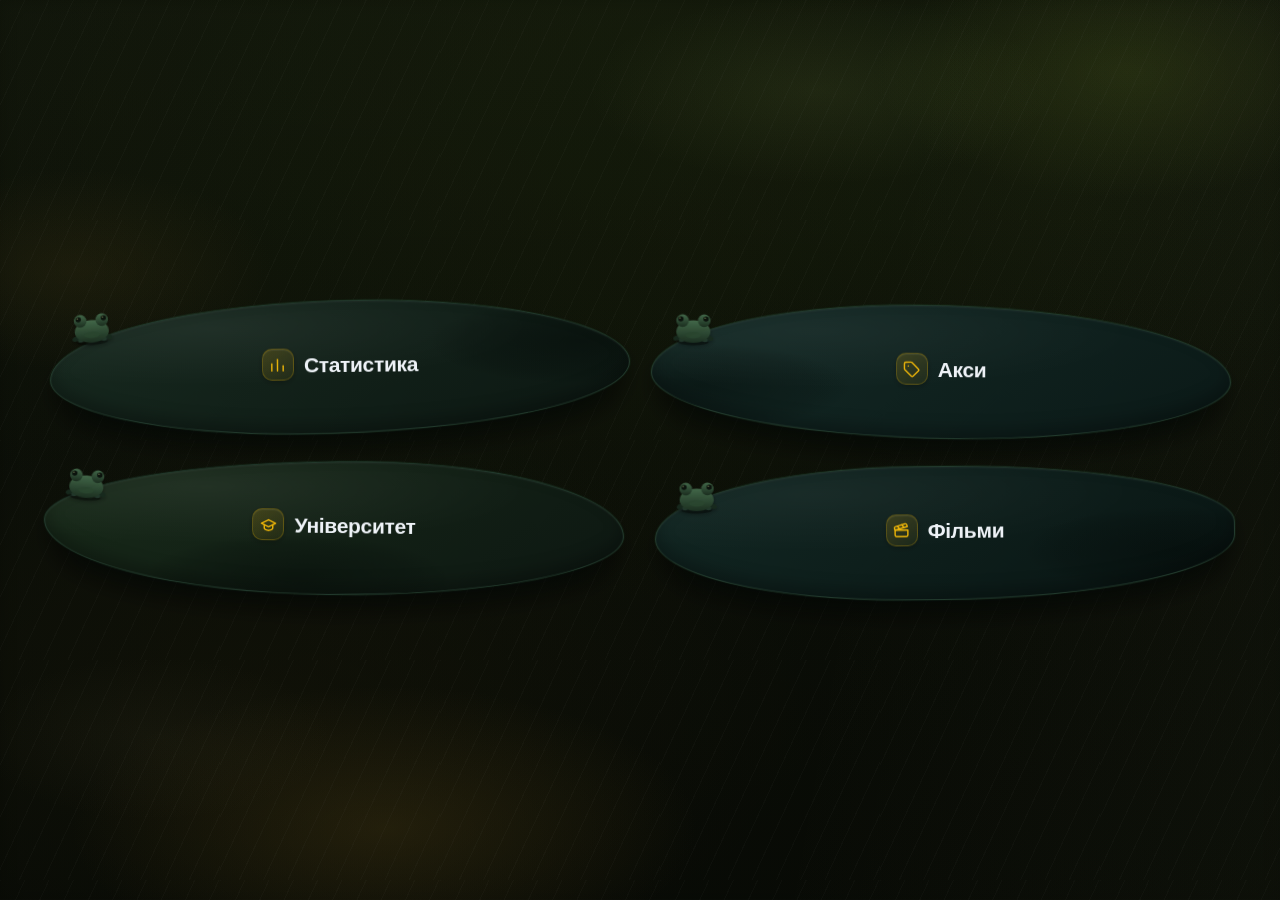
<file: index.html>
<!DOCTYPE html>
<html lang="uk">
<head>
<meta charset="utf-8"/>
<meta http-equiv="refresh" content="0; url=system/index.html"/>
<title>Журнал угод</title>
</head>
<body>
<script>location.replace("system/index.html");</script>
</body>
</html>
</file>
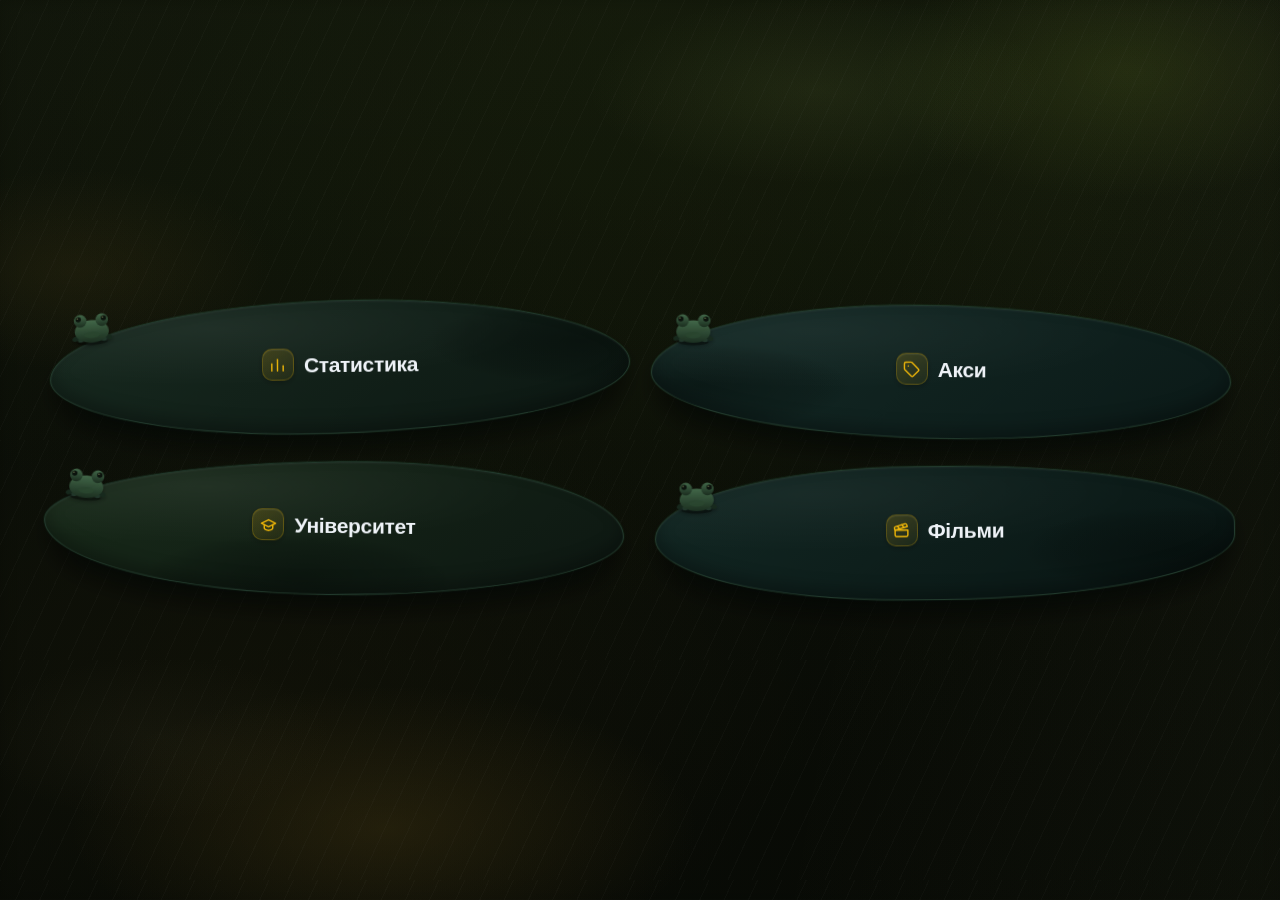
<file: system/index.html>
<!DOCTYPE html>
<html lang="uk">
<head>
    <meta charset="utf-8"/>
    <meta content="width=device-width, initial-scale=1.0" name="viewport"/>
    <title>Журнал угод</title>
    <link href="https://fonts.googleapis.com" rel="preconnect"/>
    <link href="https://fonts.googleapis.com/css2?family=Space+Grotesk:wght@500;600;700&amp;family=IBM+Plex+Mono:wght@400;500;600&amp;family=IBM+Plex+Sans:wght@400;500&amp;family=Caveat:wght@400;500;600&amp;display=swap" rel="stylesheet"/>
    <link href="main.css" rel="stylesheet"/>
</head>
<body>
    <main class="home-view" id="home-view">
        <div class="home-bg" aria-hidden="true">
            <div class="home-bg-orb home-bg-orb-1"></div>
            <div class="home-bg-orb home-bg-orb-2"></div>
            <div class="home-bg-orb home-bg-orb-3"></div>
        </div>
        <section class="home-content">
            <div class="home-grid">
                <div class="swamp-water-ripples" aria-hidden="true"></div>
                <button class="home-card" data-page="../statistics/statistics.html" type="button">
                    <div class="frog" aria-hidden="true"><div class="frog-body"><svg viewBox="0 0 60 40" xmlns="http://www.w3.org/2000/svg"><defs><linearGradient id="frogGrad1" x1="0" y1="0" x2="0" y2="1"><stop offset="0%" stop-color="#446b4b"/><stop offset="100%" stop-color="#1a2e1f"/></linearGradient></defs><ellipse cx="30" cy="35" rx="17" ry="3.2" fill="#020403" opacity=".45"/><ellipse cx="12.5" cy="30" rx="5" ry="2.8" fill="#16281c" transform="rotate(-20 12.5 30)"/><ellipse cx="47.5" cy="30" rx="5" ry="2.8" fill="#16281c" transform="rotate(20 47.5 30)"/><ellipse cx="17" cy="32.5" rx="3.2" ry="2.1" fill="#20362a"/><ellipse cx="43" cy="32.5" rx="3.2" ry="2.1" fill="#20362a"/><ellipse cx="30" cy="23" rx="19" ry="12.5" fill="url(#frogGrad1)"/><ellipse cx="18" cy="11" rx="7" ry="7" fill="url(#frogGrad1)"/><ellipse cx="42" cy="11" rx="7" ry="7" fill="url(#frogGrad1)"/><ellipse cx="30" cy="27" rx="8.5" ry="3.6" fill="#2a462f" opacity=".85"/><circle cx="16" cy="9" r="3" fill="#0a120c"/><circle cx="44" cy="9" r="3" fill="#0a120c"/><circle cx="15" cy="8" r=".8" fill="#c9d68a" opacity=".55"/><circle cx="43" cy="8" r=".8" fill="#c9d68a" opacity=".55"/></svg></div></div>
                    <div class="home-card-body">
                        <div class="home-card-head">
                            <span class="home-card-icon" aria-hidden="true"><svg viewBox="0 0 24 24" fill="none" stroke="currentColor" stroke-width="2" stroke-linecap="round" stroke-linejoin="round"><path d="M4 20V10"/><path d="M12 20V4"/><path d="M20 20v-7"/></svg></span>
                            <div class="home-card-title">Статистика</div>
                        </div>
                    </div>
                    <div class="home-card-arrow">→</div>
                </button>
                <button class="home-card" data-page="../accs/accs.html" type="button">
                    <div class="frog" aria-hidden="true"><div class="frog-body"><svg viewBox="0 0 60 40" xmlns="http://www.w3.org/2000/svg"><defs><linearGradient id="frogGrad2" x1="0" y1="0" x2="0" y2="1"><stop offset="0%" stop-color="#446b4b"/><stop offset="100%" stop-color="#1a2e1f"/></linearGradient></defs><ellipse cx="30" cy="35" rx="17" ry="3.2" fill="#020403" opacity=".45"/><ellipse cx="12.5" cy="30" rx="5" ry="2.8" fill="#16281c" transform="rotate(-20 12.5 30)"/><ellipse cx="47.5" cy="30" rx="5" ry="2.8" fill="#16281c" transform="rotate(20 47.5 30)"/><ellipse cx="17" cy="32.5" rx="3.2" ry="2.1" fill="#20362a"/><ellipse cx="43" cy="32.5" rx="3.2" ry="2.1" fill="#20362a"/><ellipse cx="30" cy="23" rx="19" ry="12.5" fill="url(#frogGrad2)"/><ellipse cx="18" cy="11" rx="7" ry="7" fill="url(#frogGrad2)"/><ellipse cx="42" cy="11" rx="7" ry="7" fill="url(#frogGrad2)"/><ellipse cx="30" cy="27" rx="8.5" ry="3.6" fill="#2a462f" opacity=".85"/><circle cx="16" cy="9" r="3" fill="#0a120c"/><circle cx="44" cy="9" r="3" fill="#0a120c"/><circle cx="15" cy="8" r=".8" fill="#c9d68a" opacity=".55"/><circle cx="43" cy="8" r=".8" fill="#c9d68a" opacity=".55"/></svg></div></div>
                    <div class="home-card-body">
                        <div class="home-card-head">
                            <span class="home-card-icon" aria-hidden="true"><svg viewBox="0 0 24 24" fill="none" stroke="currentColor" stroke-width="2" stroke-linecap="round" stroke-linejoin="round"><path d="M12.6 2.6a2 2 0 0 0-1.42-.6H4a2 2 0 0 0-2 2v7.17a2 2 0 0 0 .59 1.42l9 9a2 2 0 0 0 2.82 0l7.17-7.17a2 2 0 0 0 0-2.82Z"/><circle cx="7.5" cy="7.5" r="1.1" fill="currentColor" stroke="none"/></svg></span>
                            <div class="home-card-title">Акси</div>
                        </div>
                    </div>
                    <div class="home-card-arrow">→</div>
                </button>
                <button class="home-card" data-page="../university/university.html" type="button">
                    <div class="frog" aria-hidden="true"><div class="frog-body"><svg viewBox="0 0 60 40" xmlns="http://www.w3.org/2000/svg"><defs><linearGradient id="frogGrad3" x1="0" y1="0" x2="0" y2="1"><stop offset="0%" stop-color="#446b4b"/><stop offset="100%" stop-color="#1a2e1f"/></linearGradient></defs><ellipse cx="30" cy="35" rx="17" ry="3.2" fill="#020403" opacity=".45"/><ellipse cx="12.5" cy="30" rx="5" ry="2.8" fill="#16281c" transform="rotate(-20 12.5 30)"/><ellipse cx="47.5" cy="30" rx="5" ry="2.8" fill="#16281c" transform="rotate(20 47.5 30)"/><ellipse cx="17" cy="32.5" rx="3.2" ry="2.1" fill="#20362a"/><ellipse cx="43" cy="32.5" rx="3.2" ry="2.1" fill="#20362a"/><ellipse cx="30" cy="23" rx="19" ry="12.5" fill="url(#frogGrad3)"/><ellipse cx="18" cy="11" rx="7" ry="7" fill="url(#frogGrad3)"/><ellipse cx="42" cy="11" rx="7" ry="7" fill="url(#frogGrad3)"/><ellipse cx="30" cy="27" rx="8.5" ry="3.6" fill="#2a462f" opacity=".85"/><circle cx="16" cy="9" r="3" fill="#0a120c"/><circle cx="44" cy="9" r="3" fill="#0a120c"/><circle cx="15" cy="8" r=".8" fill="#c9d68a" opacity=".55"/><circle cx="43" cy="8" r=".8" fill="#c9d68a" opacity=".55"/></svg></div></div>
                    <div class="home-card-body">
                        <div class="home-card-head">
                            <span class="home-card-icon" aria-hidden="true"><svg viewBox="0 0 24 24" fill="none" stroke="currentColor" stroke-width="2" stroke-linecap="round" stroke-linejoin="round"><path d="M22 10 12 5 2 10l10 5 10-5Z"/><path d="M6 12v5c0 1.2 2.7 3 6 3s6-1.8 6-3v-5"/></svg></span>
                            <div class="home-card-title">Університет</div>
                        </div>
                    </div>
                    <div class="home-card-arrow">→</div>
                </button>
                <button class="home-card" data-page="../movies/movies.html" type="button">
                    <div class="frog" aria-hidden="true"><div class="frog-body"><svg viewBox="0 0 60 40" xmlns="http://www.w3.org/2000/svg"><defs><linearGradient id="frogGrad4" x1="0" y1="0" x2="0" y2="1"><stop offset="0%" stop-color="#446b4b"/><stop offset="100%" stop-color="#1a2e1f"/></linearGradient></defs><ellipse cx="30" cy="35" rx="17" ry="3.2" fill="#020403" opacity=".45"/><ellipse cx="12.5" cy="30" rx="5" ry="2.8" fill="#16281c" transform="rotate(-20 12.5 30)"/><ellipse cx="47.5" cy="30" rx="5" ry="2.8" fill="#16281c" transform="rotate(20 47.5 30)"/><ellipse cx="17" cy="32.5" rx="3.2" ry="2.1" fill="#20362a"/><ellipse cx="43" cy="32.5" rx="3.2" ry="2.1" fill="#20362a"/><ellipse cx="30" cy="23" rx="19" ry="12.5" fill="url(#frogGrad4)"/><ellipse cx="18" cy="11" rx="7" ry="7" fill="url(#frogGrad4)"/><ellipse cx="42" cy="11" rx="7" ry="7" fill="url(#frogGrad4)"/><ellipse cx="30" cy="27" rx="8.5" ry="3.6" fill="#2a462f" opacity=".85"/><circle cx="16" cy="9" r="3" fill="#0a120c"/><circle cx="44" cy="9" r="3" fill="#0a120c"/><circle cx="15" cy="8" r=".8" fill="#c9d68a" opacity=".55"/><circle cx="43" cy="8" r=".8" fill="#c9d68a" opacity=".55"/></svg></div></div>
                    <div class="home-card-body">
                        <div class="home-card-head">
                            <span class="home-card-icon" aria-hidden="true"><svg viewBox="0 0 24 24" fill="none" stroke="currentColor" stroke-width="2" stroke-linecap="round" stroke-linejoin="round"><path d="M20.2 6 3 11l-.9-2.4c-.3-1.1.3-2.2 1.3-2.5l13.5-4c1.1-.3 2.2.3 2.5 1.3Z"/><path d="m6.2 5.3 3.1 3.9"/><path d="m12.4 3.4 3.1 4"/><path d="M3 11h18v7a2 2 0 0 1-2 2H5a2 2 0 0 1-2-2Z"/></svg></span>
                            <div class="home-card-title">Фільми</div>
                        </div>
                    </div>
                    <div class="home-card-arrow">→</div>
                </button>
            </div>
        </section>
    </main>
    <script src="main.js"></script>
</body>
</html>
</file>
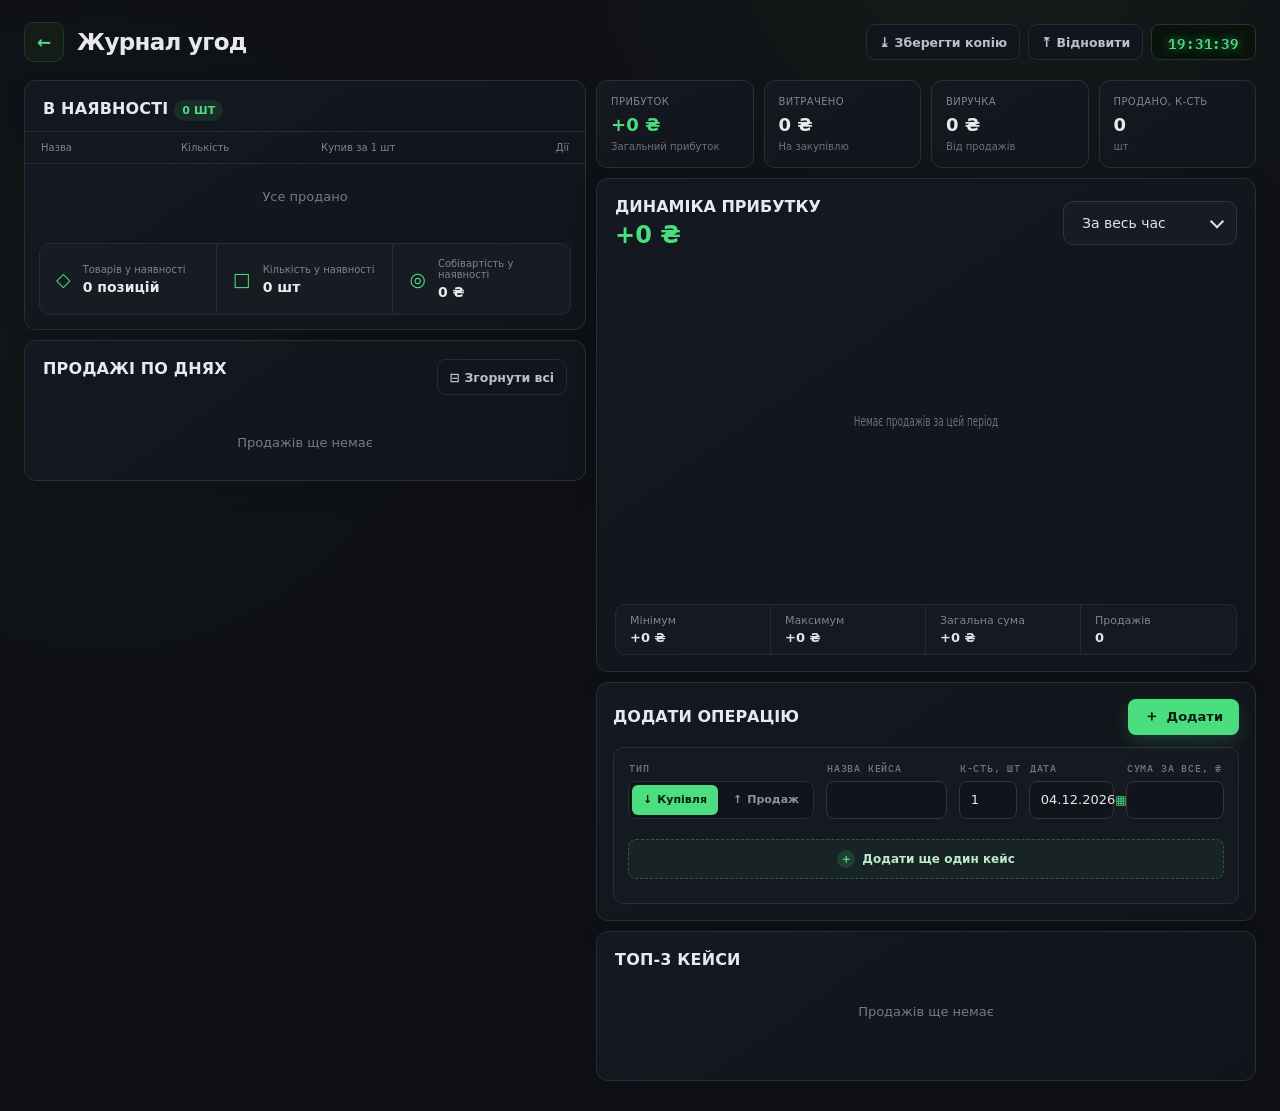
<file: statistics.html>
<!DOCTYPE html>
<html lang="uk">
<head>
    <meta charset="utf-8"/>
    <meta content="width=device-width, initial-scale=1.0" name="viewport"/>
    <title>Статистика</title>
    <link href="https://fonts.googleapis.com" rel="preconnect"/>
    <link href="https://fonts.gstatic.com" rel="preconnect" crossorigin=""/>
    <link href="https://fonts.googleapis.com/css2?family=IBM+Plex+Mono:wght@400;500;600&amp;display=swap" rel="stylesheet"/>
    <link href="statistics.css" rel="stylesheet"/>
</head>
<body>
    <div class="app">
        <header class="topbar">
            <div class="brand">
                <button class="brand-icon brand-icon-back" id="topbarBack" type="button">←</button>
                <div class="brand-title">Журнал угод</div>
            </div>
            <div class="top-actions">
                <button class="backup-btn" id="exportBtn" title="Зберегти резервну копію даних" type="button">⤓ Зберегти копію</button>
                <button class="backup-btn" id="importBtn" title="Відновити дані з файлу" type="button">⤒ Відновити</button>
                <input accept="application/json" hidden="" id="importFile" type="file"/>
                <div class="top-date" id="currentTime">00:00:00</div>
            </div>
        </header>

        <main class="dashboard">
            <section class="left-col">
                <div class="panel">
                    <div class="panel-head">
                        <div class="panel-title">В наявності <span class="badge" id="inventoryBadge">0 шт</span></div>
                    </div>
                    <table class="inventory-table">
                        <thead>
                            <tr>
                                <th>Назва</th><th>Кількість</th><th>Купив за 1 шт</th><th>Дії</th>
                            </tr>
                        </thead>
                        <tbody id="inventoryBody"></tbody>
                    </table>
                    <div class="inventory-summary" id="inventorySummary"></div>
                </div>
                <div class="panel">
                    <div class="panel-head">
                        <div class="panel-title">Продажі по днях</div>
                        <button class="backup-btn" id="collapseAllDaysBtn" title="Згорнути всі дні" type="button">⊟ Згорнути всі</button>
                    </div>
                    <div id="dailySales"></div>
                </div>
            </section>

            <section class="right-col">
                <div class="kpis" id="statsGrid"></div>
                <div class="panel chart-panel">
                    <div class="chart-toolbar">
                        <div>
                            <div class="chart-heading">Динаміка прибутку</div>
                            <div class="chart-main" id="chartCurrent">+0</div>
                        </div>
                        <div class="chart-period" id="chartPeriodWrap">
                            <select class="chart-period-native" id="chartPeriod">
                                <option value="today">Сьогодні</option>
                                <option value="week">Тиждень</option>
                                <option value="month">Місяць</option>
                                <option selected="" value="all">За весь час</option>
                            </select>
                            <button class="chart-period-trigger" id="chartPeriodTrigger" type="button">За весь час</button>
                            <div class="chart-period-menu" id="chartPeriodMenu">
                                <button class="chart-period-option" data-value="today" type="button">Сьогодні</button>
                                <button class="chart-period-option" data-value="week" type="button">Тиждень</button>
                                <button class="chart-period-option" data-value="month" type="button">Місяць</button>
                                <button class="chart-period-option active" data-value="all" type="button">За весь час</button>
                            </div>
                        </div>
                    </div>
                    <div class="chart-box">
                        <svg id="chartSvg" preserveaspectratio="none" viewbox="0 0 900 300"></svg>
                    </div>
                    <div class="chart-meta" id="chartMeta"></div>
                </div>
                <div class="panel operation theme-buy">
                    <div class="operation-head">
                        <div class="operation-title">Додати операцію</div>
                        <button class="add-btn" id="entrySubmitBtn" title="Додати" type="submit" form="entryForm"><span class="add-btn-icon">＋</span><span class="add-btn-text">Додати</span></button>
                    </div>
                    <div class="form-shell">
                        <form id="entryForm">
                            <div class="op-fields">
                                <div class="form-field" id="fBuyRowsField">
                                    <div class="buy-rows" id="buyRows"></div>
                                </div>
                            </div>
                            <button class="add-row-btn" id="addBuyRowBtn" type="button"><span class="add-row-btn-icon">＋</span>Додати ще один кейс</button>
                            <div class="form-error" id="formError"></div>
                        </form>
                    </div>
                </div>
                <div class="panel">
                    <div class="panel-head">
                        <div class="panel-title">Топ-3 кейси</div>
                    </div>
                    <div class="top-cases-list" id="topCasesList"></div>
                </div>
            </section>
        </main>
    </div>

    <div class="sell-modal-backdrop" id="editSaleModal">
        <div class="sell-modal">
            <div class="sell-modal-head">
                <div class="sell-modal-title">Редагувати продаж</div>
                <button class="sell-close" id="editSaleClose" type="button">×</button>
            </div>
            <div class="sell-form">
                <div class="sell-field" style="grid-column:1/-1">
                    <label>Кейс</label>
                    <select id="editSaleCase"></select>
                </div>
                <div class="sell-field">
                    <label>Кількість, шт</label>
                    <input autocomplete="off" id="editSaleQty" inputmode="numeric" type="text"/>
                </div>
                <div class="sell-field">
                    <label>Отримав за все, ₴</label>
                    <input id="editSalePrice" inputmode="decimal"/>
                </div>
            </div>
            <div class="sell-error" id="editSaleError"></div>
            <div class="sell-actions">
                <button class="sell-cancel" id="editSaleCancel" type="button">Скасувати</button>
                <button class="sell-confirm" id="editSaleConfirm" type="button">Зберегти</button>
            </div>
        </div>
    </div>
    <div class="sell-modal-backdrop" id="editBuyModal">
        <div class="sell-modal">
            <div class="sell-modal-head">
                <div class="edit-buy-head">
                    <div class="edit-buy-name" id="editBuyName"></div>
                </div>
                <button class="sell-close" id="editBuyClose" type="button">×</button>
            </div>
            <div class="price-row-head">
                <div>К-сть</div><div>Ціна за штуку</div><div>Сума, ₴</div>
            </div>
            <div id="editBuyRows"></div>
            <div class="price-row-total" id="editBuyTotal"></div>
            <div class="sell-error" id="editBuyError"></div>
            <div class="sell-actions">
                <button class="sell-cancel" id="editBuyCancel" type="button">Скасувати</button>
                <button class="sell-confirm" id="editBuyConfirm" type="button">Зберегти</button>
            </div>
        </div>
    </div>
    <div class="sell-modal-backdrop" id="caseBuysModal">
        <div class="sell-modal">
            <div class="sell-modal-head">
                <div class="sell-modal-title">Продано кейсів за весь час</div>
                <button class="sell-close" id="caseBuysClose" type="button">×</button>
            </div>
            <div class="case-buys-wrap">
                <table class="case-buys-table">
                    <thead>
                        <tr><th>Назва</th><th>Продано</th></tr>
                    </thead>
                    <tbody id="caseBuysBody"></tbody>
                </table>
            </div>
            <div class="case-buys-total" id="caseBuysTotal"></div>
        </div>
    </div>
    <template id="buyRowTemplate">
        <div class="buy-row" data-mode="buy">
            <div class="buy-row-field buy-row-mode-field">
                <label class="buy-row-label">Тип</label>
                <div class="buy-row-mode">
                    <button class="buy-row-mode-btn active" data-row-mode="buy" type="button"><span class="buy-row-mode-icon">↓</span>Купівля</button>
                    <button class="buy-row-mode-btn" data-row-mode="sell" type="button"><span class="buy-row-mode-icon">↑</span>Продаж</button>
                </div>
            </div>
            <div class="buy-row-field buy-row-name-field">
                <label class="buy-row-label">Назва кейса</label>
                <input class="buy-row-name" type="text"/>
                <select class="buy-row-case-select" hidden="">
                    <option value="">Оберіть кейс</option>
                </select>
                <div class="buy-row-suggest" hidden=""></div>
            </div>
            <div class="buy-row-field buy-row-qty-field">
                <label class="buy-row-label">К-сть, шт</label>
                <input class="buy-row-qty" inputmode="numeric"/>
            </div>
            <div class="buy-row-field">
                <label class="buy-row-label">Дата</label>
                <input class="buy-row-date" type="date"/>
            </div>
            <div class="buy-row-field buy-row-sum-field">
                <label class="buy-row-label buy-row-sum-label">Сума за все, ₴</label>
                <input class="buy-row-buy" inputmode="decimal"/>
            </div>
            <div class="buy-row-field buy-row-remove-field">
                <label class="buy-row-label buy-row-label-spacer" aria-hidden="true">&nbsp;</label>
                <button class="buy-row-remove" title="Видалити рядок" type="button">×</button>
            </div>
        </div>
    </template>

    <template id="priceRowTemplate">
        <div class="price-row">
            <input class="price-row-qty" inputmode="numeric" placeholder="К-сть"/>
            <div class="price-row-unit"><span class="price-row-unit-value"></span><span class="price-row-unit-suffix"> ₴/шт</span></div>
            <input class="price-row-sum" inputmode="decimal" placeholder="Сума, ₴"/>
            <button class="price-row-remove" aria-label="Видалити" title="Видалити" type="button">×</button>
        </div>
    </template>

    <template id="priceTotalTemplate">
        <div class="price-total-label">Разом</div>
        <div class="price-total-qty"></div>
        <div class="price-total-sep"></div>
        <div class="price-total-avg">~ <span class="price-total-avg-value"></span> ₴/шт</div>
        <div class="price-total-sep" style="margin-left:auto"></div>
        <div class="price-total-sum"></div>
    </template>

    <script src="statistics.js"></script>
</body>
</html>
</file>
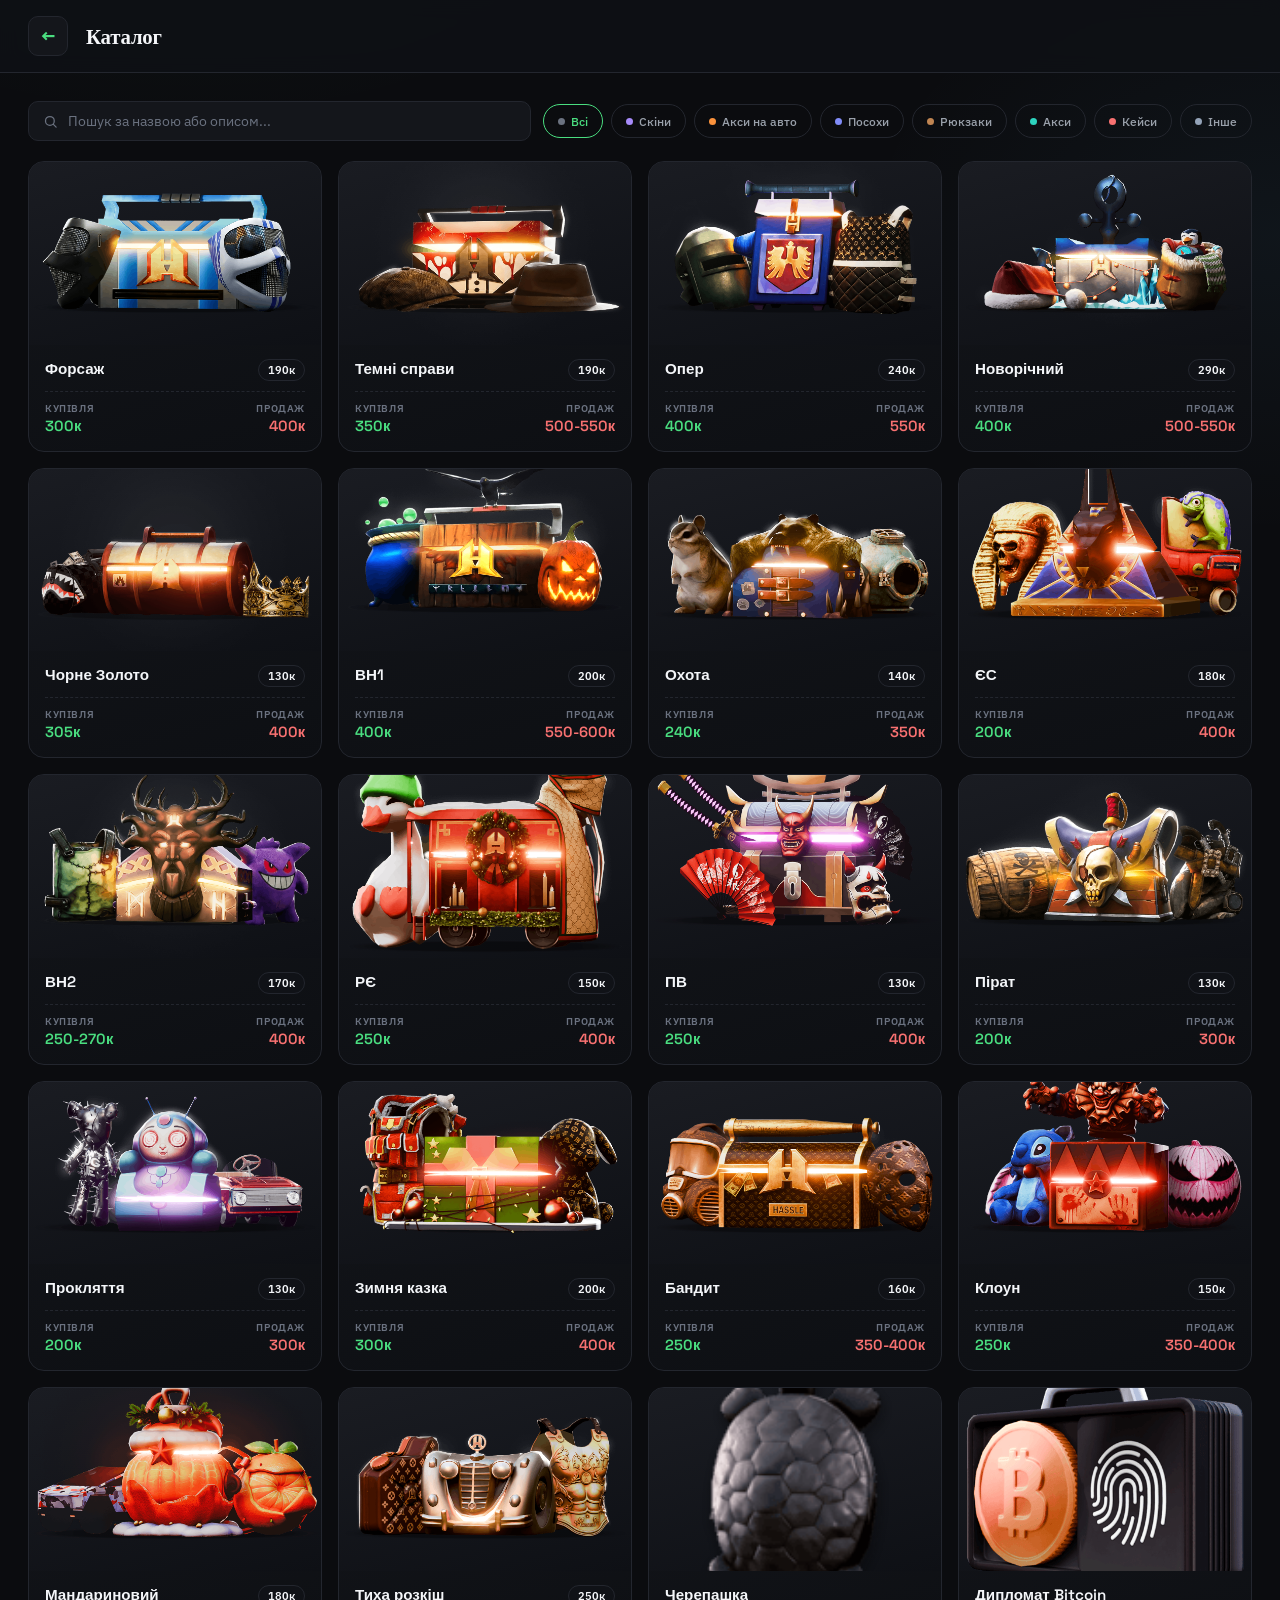
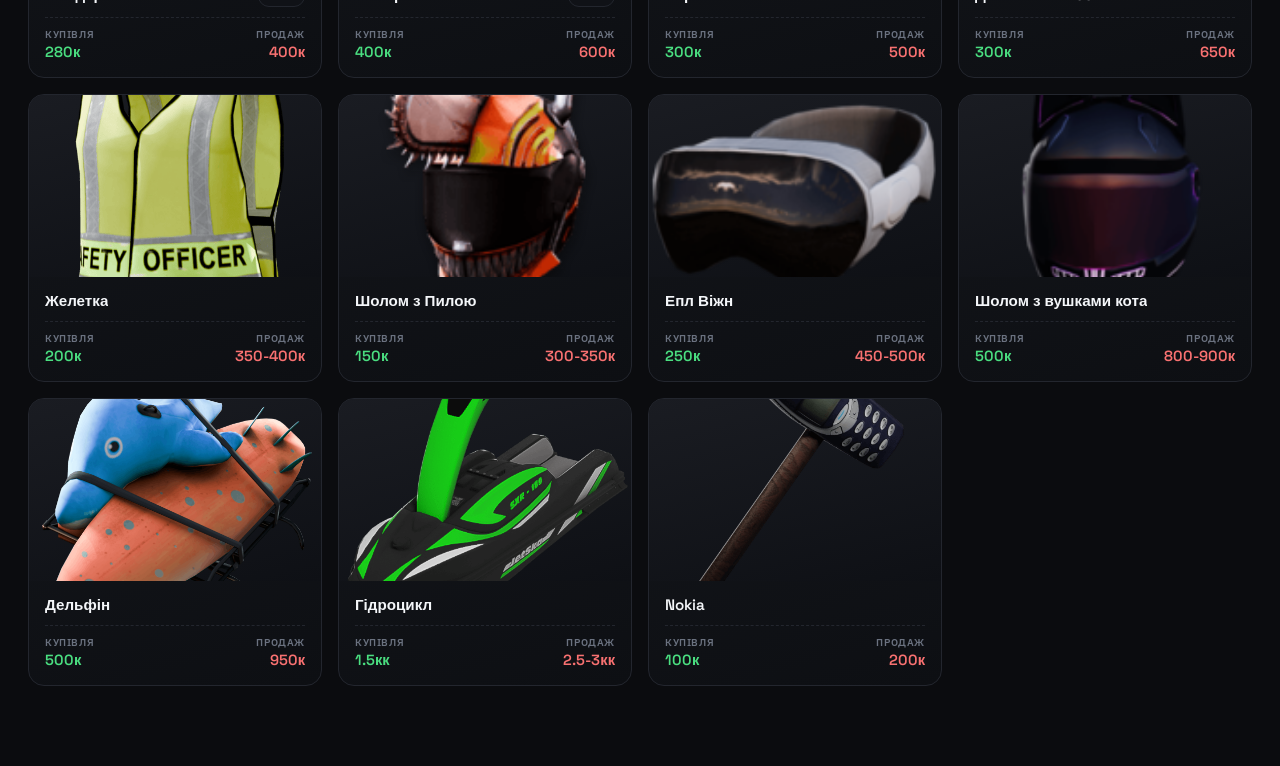
<file: accs/accs.html>
<!DOCTYPE html>
<html lang="uk">
<head>
<meta charset="UTF-8">
<meta name="viewport" content="width=device-width, initial-scale=1.0">
<title>Акси — каталог і ціни</title>
<link rel="preconnect" href="https://fonts.googleapis.com">
<link rel="preconnect" href="https://fonts.gstatic.com" crossorigin>
<link href="https://fonts.googleapis.com/css2?family=Space+Grotesk:wght@500;600;700&family=IBM+Plex+Sans:ital,wght@0,400;0,500;0,600;1,400&family=Fraunces:ital,opsz,wght@0,9..144,500..700;1,9..144,500..700&display=swap" rel="stylesheet">
<link rel="stylesheet" href="accs.css">
</head>
<body>

<div class="topbar">
    <a href="../system/index.html" class="topbar-back" title="Назад">←</a>
    <div class="topbar-title">
        Каталог
    </div>
</div>

<div class="page-shell">

    <div class="filters">
        <div class="search-box">
            <svg viewBox="0 0 24 24" fill="none" stroke="currentColor" stroke-width="2" stroke-linecap="round" stroke-linejoin="round"><circle cx="11" cy="11" r="7"/><line x1="21" y1="21" x2="16.65" y2="16.65"/></svg>
            <input id="searchInput" type="text" placeholder="Пошук за назвою або описом...">
        </div>
        <div class="category-chips">
            <button class="chip active" type="button" data-category="all"><span class="dot"></span>Всі</button>
            <button class="chip" type="button" data-category="skins"><span class="dot"></span>Скіни</button>
            <button class="chip" type="button" data-category="cars"><span class="dot"></span>Акси на авто</button>
            <button class="chip" type="button" data-category="staffs"><span class="dot"></span>Посохи</button>
            <button class="chip" type="button" data-category="backpacks"><span class="dot"></span>Рюкзаки</button>
            <button class="chip" type="button" data-category="accs"><span class="dot"></span>Акси</button>
            <button class="chip" type="button" data-category="cases"><span class="dot"></span>Кейси</button>
            <button class="chip" type="button" data-category="other"><span class="dot"></span>Інше</button>
        </div>
    </div>

    <div id="accounts-grid" class="accounts-grid"></div>

</div>

<script src="accsdata.js"></script>
<script src="accs.js"></script>
</body>
</html>
</file>
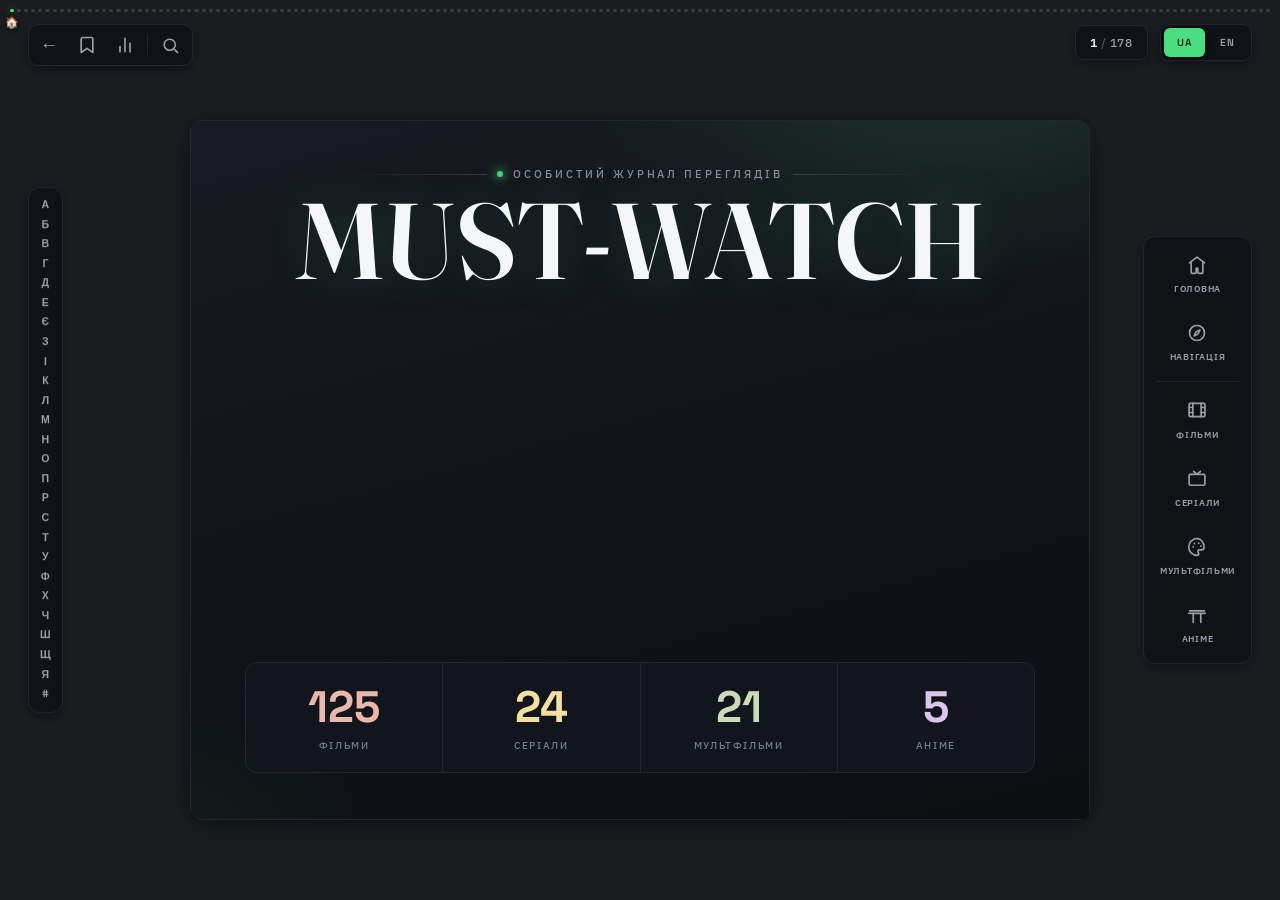
<file: movies/movies.html>
<!DOCTYPE html>
<html lang="uk">
<head>
<meta charset="UTF-8">
<meta name="viewport" content="width=device-width, initial-scale=1.0">
<title>Must-Watch</title>
<link rel="preconnect" href="https://fonts.googleapis.com">
<link rel="preconnect" href="https://fonts.gstatic.com" crossorigin>
<link href="https://fonts.googleapis.com/css2?family=Space+Grotesk:wght@400;500;600;700&family=IBM+Plex+Sans:ital,wght@0,400;0,500;0,600;1,400&family=Fraunces:opsz,wght@9..144,600&display=swap" rel="stylesheet">
<link rel="stylesheet" href="must-watch.css">
</head>
<body>

<div class="magazine-shell">
    <div id="reading-progress" class="reading-progress"></div>
    <div id="ctrlPanel" class="ctrl-panel">
        <a href="../system/index.html" class="brand-icon-back" title="Назад">←</a>
        <button id="towatchToggle" class="brand-icon-towatch" type="button" title="Хочу подивитись">
            <svg viewBox="0 0 24 24" width="20" height="20" fill="none" stroke="currentColor" stroke-width="2" stroke-linecap="round" stroke-linejoin="round"><path d="M19 21l-7-5-7 5V5a2 2 0 0 1 2-2h10a2 2 0 0 1 2 2z"/></svg>
        </button>
        <button id="sortToggle" class="brand-icon-sort" type="button" title="За рейтингом (найкращі зверху)">
            <svg viewBox="0 0 24 24" width="20" height="20" fill="none" stroke="currentColor" stroke-width="2" stroke-linecap="round" stroke-linejoin="round"><line x1="18" y1="20" x2="18" y2="10"/><line x1="12" y1="20" x2="12" y2="4"/><line x1="6" y1="20" x2="6" y2="14"/></svg>
        </button>
        <div class="ctrl-sep"></div>
        <button id="searchToggle" class="ctrl-search-toggle" type="button" title="Пошук">
            <svg viewBox="0 0 24 24" width="19" height="19" fill="none" stroke="currentColor" stroke-width="2" stroke-linecap="round" stroke-linejoin="round"><circle cx="11" cy="11" r="7"/><line x1="21" y1="21" x2="16.65" y2="16.65"/></svg>
        </button>
        <input id="searchInput" class="ctrl-search-input" type="text" placeholder="Пошук..." autocomplete="off">
    </div>
    <div id="searchResults" class="ctrl-search-drop"></div>
    <div class="top-bar">
        <div id="page-indicator" class="page-indicator">
            <span id="page-current">1</span><span class="page-sep">/</span><span id="page-total">1</span>
        </div>
        <div id="translate-global" class="lang-switch">
            <button class="lang-option" data-lang="ua" type="button">UA</button>
            <button class="lang-option" data-lang="en" type="button">EN</button>
        </div>
    </div>
    <div id="alpha-nav" class="alpha-nav"></div>
    <div id="alpha-flyout" class="alpha-flyout"></div>
    <div id="magazine" class="closed">
        <div id="pages" class="pages">

            <div class="leaf leaf-cover">
                <div class="cover-face">
                    <div class="cover-top">
                        <span class="cover-divider-line"></span>
                        <span class="cover-title-small"
                            data-ua="Особистий журнал переглядів"
                            data-en="Personal Viewing Journal"></span>
                        <span class="cover-divider-line"></span>
                    </div>
                    <header class="cover-header">
                        <h1 class="cover-logo">MUST-WATCH</h1>
                    </header>
                    <section class="stats-panel">
                        <div class="stat cat-movie">
                            <span class="number">121</span>
                            <span class="label"
                                data-ua="Фільми"
                                data-en="Films"></span>
                        </div>
                        <div class="stat cat-series">
                            <span class="number">27</span>
                            <span class="label"
                                data-ua="Серіали"
                                data-en="Series"></span>
                        </div>
                        <div class="stat cat-cartoon">
                            <span class="number">21</span>
                            <span class="label"
                                data-ua="Мультфільми"
                                data-en="Cartoons"></span>
                        </div>
                        <div class="stat cat-anime">
                            <span class="number">5</span>
                            <span class="label"
                                data-ua="Аніме"
                                data-en="Anime"></span>
                        </div>
                    </section>
                </div>
            </div>

            <div class="leaf leaf-contents">
                <div class="contents-face">
                    <h2 class="contents-title"
                        data-ua="Зміст"
                        data-en="Contents"></h2>
                    <div id="contents-grid" class="contents-grid"></div>
                </div>
            </div>

            <div class="leaf leaf-back">
                <div class="back-face">
                    <div class="back-monogram">MW</div>
                    <p class="back-tagline"><span class="brand">Must-Watch</span> • <span
                            data-ua="Особистий журнал переглядів"
                            data-en="Personal Viewing Journal"></span></p>
                </div>
            </div>
        </div>
    </div>
    <div id="side-menu" class="side-menu">
        <button id="menu-home" class="side-menu-btn" type="button">
            <span class="side-menu-icon"><svg viewBox="0 0 24 24" width="20" height="20" fill="none" stroke="currentColor" stroke-width="2" stroke-linecap="round" stroke-linejoin="round"><path d="M3 9.5l9-7 9 7"/><path d="M5 9.5V21a1 1 0 0 0 1 1h4a1 1 0 0 0 1-1v-5h2v5a1 1 0 0 0 1 1h4a1 1 0 0 0 1-1V9.5"/></svg></span>
            <span class="side-menu-label"
                data-ua="Головна"
                data-en="Home"></span>
        </button>
        <button id="menu-contents" class="side-menu-btn" type="button">
            <span class="side-menu-icon"><svg viewBox="0 0 24 24" width="20" height="20" fill="none" stroke="currentColor" stroke-width="2" stroke-linecap="round" stroke-linejoin="round"><circle cx="12" cy="12" r="9"/><polygon points="15.5 8.5 13.2 13.2 8.5 15.5 10.8 10.8 15.5 8.5"/></svg></span>
            <span class="side-menu-label"
                data-ua="Навігація"
                data-en="Navigation"></span>
        </button>
        <div class="side-menu-divider"></div>
        <button class="side-menu-btn side-menu-cat cat-movie" type="button" data-category="movie">
            <span class="side-menu-icon"><svg viewBox="0 0 24 24" width="20" height="20" fill="none" stroke="currentColor" stroke-width="2" stroke-linecap="round" stroke-linejoin="round"><rect x="2.5" y="4" width="19" height="16" rx="1.5"/><line x1="7" y1="4" x2="7" y2="20"/><line x1="17" y1="4" x2="17" y2="20"/><line x1="2.5" y1="9" x2="7" y2="9"/><line x1="2.5" y1="15" x2="7" y2="15"/><line x1="17" y1="9" x2="21.5" y2="9"/><line x1="17" y1="15" x2="21.5" y2="15"/></svg></span>
            <span class="side-menu-label"
                data-ua="Фільми"
                data-en="Films"></span>
        </button>
        <button class="side-menu-btn side-menu-cat cat-series" type="button" data-category="series">
            <span class="side-menu-icon"><svg viewBox="0 0 24 24" width="20" height="20" fill="none" stroke="currentColor" stroke-width="2" stroke-linecap="round" stroke-linejoin="round"><rect x="2.5" y="6.5" width="19" height="13" rx="1.5"/><polyline points="8 3 12 6.5 16 3"/></svg></span>
            <span class="side-menu-label"
                data-ua="Серіали"
                data-en="Series"></span>
        </button>
        <button class="side-menu-btn side-menu-cat cat-cartoon" type="button" data-category="cartoon">
            <span class="side-menu-icon"><svg viewBox="0 0 24 24" width="20" height="20" fill="none" stroke="currentColor" stroke-width="2" stroke-linecap="round" stroke-linejoin="round"><path d="M12 2a10 10 0 1 0 0 20c1.1 0 2-.9 2-2 0-.5-.2-1-.5-1.3-.3-.3-.5-.8-.5-1.2 0-1.1.9-2 2-2h2.3c1.8 0 3.2-1.4 3.2-3.2C20.5 6.6 16.7 2 12 2z"/><circle cx="7.5" cy="12" r="1.1" fill="currentColor" stroke="none"/><circle cx="9" cy="8" r="1.1" fill="currentColor" stroke="none"/><circle cx="14" cy="7.5" r="1.1" fill="currentColor" stroke="none"/><circle cx="16.5" cy="11" r="1.1" fill="currentColor" stroke="none"/></svg></span>
            <span class="side-menu-label"
                data-ua="Мультфільми"
                data-en="Cartoons"></span>
        </button>
        <button class="side-menu-btn side-menu-cat cat-anime" type="button" data-category="anime">
            <span class="side-menu-icon"><svg viewBox="0 0 24 24" width="20" height="20" fill="none" stroke="currentColor" stroke-width="2" stroke-linecap="round" stroke-linejoin="round"><line x1="3" y1="7" x2="21" y2="7"/><line x1="2" y1="10" x2="22" y2="10"/><line x1="7.5" y1="10" x2="7.5" y2="21"/><line x1="16.5" y1="10" x2="16.5" y2="21"/></svg></span>
            <span class="side-menu-label"
                data-ua="Аніме"
                data-en="Anime"></span>
        </button>
    </div>
    <div id="towatchModal" class="towatch-modal">
        <div class="towatch-modal-backdrop"></div>
        <div class="towatch-modal-panel">
            <div class="towatch-modal-header">
                <h2 data-ua="Хочу подивитись" data-en="Want to Watch"></h2>
                <button id="towatchClose" class="towatch-modal-close" type="button">✕</button>
            </div>
            <div id="towatchList" class="towatch-list"></div>
        </div>
    </div>
    <div id="ratingModal" class="towatch-modal">
        <div class="towatch-modal-backdrop"></div>
        <div class="towatch-modal-panel">
            <div class="towatch-modal-header">
                <h2 data-ua="За рейтингом" data-en="By Rating"></h2>
                <button id="ratingClose" class="towatch-modal-close" type="button">✕</button>
            </div>
            <div id="ratingList" class="towatch-list"></div>
        </div>
    </div>
</div>

<script src="must-watch-data.js"></script>
<script src="must-watch-be-like.js"></script>
<script src="must-watch.js"></script>
</body>
</html>
</file>
<file: system/main.css>
* {
    box-sizing: border-box;
}

html, body {
    min-height: 100%;
    overflow-x: hidden;
    overflow-y: auto;
}

body {
    margin: 0;
    background: radial-gradient(circle at 78% -10%, rgba(234,179,8,.06), transparent 28%),
        radial-gradient(circle at 8% 30%, rgba(74,222,128,.035), transparent 25%),
        #0f1116;
    color: #e7e9ee;
    font-family: Inter, ui-sans-serif, system-ui, -apple-system, BlinkMacSystemFont, "Segoe UI", sans-serif;
    font-size: 13px;
}

button, input, select {
    font: inherit;
}

button {
    color: inherit;
}

@property --sway-rotate {
    syntax: '<angle>';
    inherits: true;
    initial-value: 0deg;
}

@property --sway-y {
    syntax: '<length>';
    inherits: true;
    initial-value: 0px;
}

.home-view {
    position: fixed;
    inset: 0;
    display: flex;
    align-items: stretch;
    justify-content: stretch;
    padding: 0;
    background: #0f1116;
    color: #eef2f7;
    z-index: 3000;
    overflow: hidden;
}

.home-bg {
    position: absolute;
    inset: 0;
    overflow: hidden;
    pointer-events: none;
    z-index: 0;
}

.home-bg-orb {
    position: absolute;
    border-radius: 50%;
    opacity: .55;
    filter: blur(90px);
    will-change: transform;
}

.home-bg-orb-1 {
    top: -12%;
    left: 6%;
    width: 520px;
    height: 520px;
    background: radial-gradient(circle, rgba(74,222,128,.22), rgba(74,222,128,0) 70%);
    animation: home-orb-float-1 34s ease-in-out infinite;
}

.home-bg-orb-2 {
    right: 2%;
    bottom: -18%;
    width: 460px;
    height: 460px;
    background: radial-gradient(circle, rgba(20,90,70,.30), rgba(20,90,70,0) 70%);
    animation: home-orb-float-2 41s ease-in-out infinite;
    animation-delay: -8s;
}

.home-bg-orb-3 {
    top: 32%;
    right: 22%;
    width: 380px;
    height: 380px;
    background: radial-gradient(circle, rgba(120,150,170,.10), rgba(120,150,170,0) 70%);
    animation: home-orb-float-3 27s ease-in-out infinite;
    animation-delay: -14s;
}

@keyframes home-orb-float-1 {
    0% { transform: translate3d(0, 0, 0) scale(1); }
    32% { transform: translate3d(46px, 34px, 0) scale(1.08); }
    68% { transform: translate3d(-22px, 20px, 0) scale(.95); }
    100% { transform: translate3d(0, 0, 0) scale(1); }
}

@keyframes home-orb-float-2 {
    0% { transform: translate3d(0, 0, 0) scale(1); }
    40% { transform: translate3d(-38px, -30px, 0) scale(1.1); }
    75% { transform: translate3d(24px, -12px, 0) scale(.94); }
    100% { transform: translate3d(0, 0, 0) scale(1); }
}

@keyframes home-orb-float-3 {
    0% { transform: translate3d(0, 0, 0) scale(1); }
    50% { transform: translate3d(-30px, 26px, 0) scale(1.06); }
    100% { transform: translate3d(0, 0, 0) scale(1); }
}

.home-content {
    position: relative;
    z-index: 1;
    width: 100%;
    height: 100%;
    display: flex;
    align-items: stretch;
    justify-content: stretch;
    padding: 0;
}

.home-grid {
    display: grid;
    grid-template-columns: repeat(2, minmax(0, 580px));
    align-content: center;
    justify-content: center;
    gap: 26px;
    perspective: 1200px;
    position: relative;
    width: 100%;
    height: 100%;
    max-width: none;
    padding: 44px 40px;
    border-radius: 0;
    background:
        linear-gradient(180deg, rgba(255,255,255,.015), transparent 45%),
        radial-gradient(60% 45% at 22% 78%, rgba(84,66,20,.22), transparent 70%),
        radial-gradient(50% 40% at 82% 18%, rgba(58,72,24,.22), transparent 70%),
        radial-gradient(ellipse at 50% 0%, rgba(107,124,40,.07), transparent 65%),
        linear-gradient(160deg, #14180e, #0a0d07);
    box-shadow: inset 0 2px 16px rgba(0,0,0,.3), inset 0 -1px 0 rgba(255,255,255,.02);
    overflow: hidden;
}

.home-grid::before {
    content: "";
    position: absolute;
    inset: 0;
    z-index: 0;
    border-radius: inherit;
    pointer-events: none;
    background-image:
        repeating-linear-gradient(115deg, rgba(255,255,255,.018) 0px, rgba(255,255,255,.018) 1px, transparent 1px, transparent 22px),
        radial-gradient(26% 15% at 64% 10%, rgba(150,175,90,.09), transparent 70%),
        radial-gradient(20% 13% at 12% 82%, rgba(120,110,70,.07), transparent 70%),
        radial-gradient(34% 22% at 30% 92%, rgba(101,80,26,.26), transparent 72%),
        radial-gradient(28% 20% at 88% 8%, rgba(84,102,32,.24), transparent 70%),
        radial-gradient(22% 16% at 6% 30%, rgba(90,72,26,.18), transparent 70%),
        radial-gradient(120% 90% at 50% 8%, rgba(26,36,10,.36), transparent 65%),
        linear-gradient(175deg, rgba(10,14,6,.55), rgba(6,8,4,.65));
    background-repeat: repeat, no-repeat, no-repeat, no-repeat, no-repeat, no-repeat, no-repeat, no-repeat;
    background-position: 0% 0%, 64% 10%, 12% 82%, 30% 92%, 88% 8%, 6% 30%, 50% 8%, 0 0;
    background-size: 220px 220px, 100% 100%, 100% 100%, 100% 100%, 100% 100%, 100% 100%, 100% 100%, 100% 100%;
    animation: swamp-water-shimmer 16s ease-in-out infinite;
}

@keyframes swamp-water-shimmer {
    0% {
        background-position: 0% 0%, 64% 10%, 12% 82%, 28% 90%, 88% 8%, 6% 30%, 50% 8%, 0 0;
    }
    25% {
        background-position: 18px 10px, 66% 12%, 10% 80%, 33% 94%, 85% 11%, 9% 33%, 50% 8%, 0 0;
    }
    50% {
        background-position: 32px 22px, 62% 8%, 14% 84%, 27% 88%, 90% 6%, 4% 27%, 50% 8%, 0 0;
    }
    75% {
        background-position: 14px 26px, 65% 11%, 11% 81%, 31% 92%, 87% 9%, 8% 31%, 50% 8%, 0 0;
    }
    100% {
        background-position: 0% 0%, 64% 10%, 12% 82%, 28% 90%, 88% 8%, 6% 30%, 50% 8%, 0 0;
    }
}

.home-grid::after {
    content: "";
    position: absolute;
    inset: -20%;
    z-index: 0;
    pointer-events: none;
    background: linear-gradient(
        100deg,
        transparent 30%,
        rgba(190,205,120,.04) 46%,
        rgba(205,220,140,.07) 50%,
        rgba(190,205,120,.04) 54%,
        transparent 70%
    );
    background-size: 200% 200%;
    mix-blend-mode: screen;
    animation: swamp-water-caustic 12s linear infinite;
}

@keyframes swamp-water-caustic {
    0% { background-position: -30% -10%; }
    100% { background-position: 130% 90%; }
}

.home-grid.is-locked {
    pointer-events: none;
}

.home-card {
    --rx: 0deg;
    --ry: 0deg;
    --hover-lift: 0px;
    --glow-x: 50%;
    --glow-y: 50%;
    --glow-opacity: 0;
    --magnet-x: 0px;
    --magnet-y: 0px;
    --transition-scale: 1;
    --base-x: 0px;
    --base-y: 0px;
    --base-rotate: 0deg;
    /* lily-pad appearance tokens (overridden per-card below) */
    --pad-c1: #17291f;
    --pad-c2: #0c1712;
    --pad-shine: rgba(255,255,255,.05);
    --pad-radius: 52% 48% 55% 45% / 58% 48% 52% 42%;
    --notch-x: 92%;
    --notch-y: 34%;
    position: relative;
    z-index: 1;
    display: flex;
    align-items: center;
    justify-content: center;
    gap: 16px;
    min-height: 134px;
    padding: 20px 22px;
    text-align: center;
    color: #eef2f7;
    background:
        radial-gradient(90% 70% at 28% 20%, var(--pad-shine), transparent 62%),
        radial-gradient(34% 42% at var(--notch-x) var(--notch-y), rgba(3,8,6,.42), rgba(3,8,6,.16) 60%, transparent 78%),
        linear-gradient(145deg, var(--pad-c1), var(--pad-c2));
    border: 1px solid #223a2d;
    border-radius: var(--pad-radius);
    box-shadow:
        0 10px 22px rgba(0,0,0,.35),
        0 0 0 1px rgba(74,222,128,.05),
        inset 0 1px 2px rgba(255,255,255,.05),
        inset 0 -8px 16px rgba(0,0,0,.28),
        0 26px 30px -14px rgba(2,10,8,.5);
    overflow: visible;
    cursor: pointer;
    transform: perspective(900px) translate(var(--base-x, 0px), var(--base-y, 0px)) rotate(calc(var(--base-rotate, 0deg) + var(--sway-rotate, 0deg))) rotateX(var(--rx, 0deg)) rotateY(var(--ry, 0deg)) translateY(calc(var(--hover-lift, 0px) + var(--sway-y, 0px))) scale(var(--transition-scale, 1));
    transform-style: preserve-3d;
    transition: transform .6s cubic-bezier(.22, 1, .36, 1),
        border-color .2s ease,
        background .2s ease,
        box-shadow .2s ease;
}

.home-card.is-tilting {
    transition: border-color .2s ease, background .2s ease, box-shadow .2s ease;
}

.home-card.is-transitioning-target {
    --transition-scale: 1.05;
    z-index: 5;
    box-shadow: 0 20px 46px rgba(0, 0, 0, .4);
    transition: transform .38s cubic-bezier(.22, 1, .36, 1), box-shadow .38s ease;
}

.home-card.is-transitioning-other {
    --transition-scale: .96;
    opacity: 0;
    transition: transform .32s ease, opacity .3s ease;
}

.home-card::before {
    content: "";
    position: absolute;
    inset: 0;
    border-radius: inherit;
    background: radial-gradient(circle at 0% 0%, rgba(234,179,8,.08), transparent 55%);
    opacity: 0;
    transition: opacity .2s ease;
}

.home-card::after {
    content: "";
    position: absolute;
    inset: 0;
    border-radius: inherit;
    background: radial-gradient(circle 180px at var(--glow-x, 50%) var(--glow-y, 50%), rgba(234,179,8,.16), transparent 70%);
    opacity: var(--glow-opacity, 0);
    transition: opacity .35s ease;
    pointer-events: none;
    z-index: 1;
}

.home-card:hover,
.home-card:focus-visible {
    background:
        radial-gradient(90% 70% at 28% 20%, rgba(255,255,255,.075), transparent 62%),
        radial-gradient(34% 42% at var(--notch-x) var(--notch-y), rgba(3,8,6,.38), rgba(3,8,6,.14) 60%, transparent 78%),
        linear-gradient(145deg, #1c322a, #101f1a);
    border-color: #345642;
    --hover-lift: -3px;
    box-shadow:
        0 14px 30px rgba(0,0,0,.4),
        0 0 0 1px rgba(74,222,128,.08),
        inset 0 1px 3px rgba(255,255,255,.07),
        inset 0 -8px 16px rgba(0,0,0,.3),
        0 30px 34px -12px rgba(2,10,8,.55);
    outline: none;
}

.home-card:hover::before,
.home-card:focus-visible::before {
    opacity: 1;
}

.home-card-body {
    position: relative;
    z-index: 2;
    min-width: 0;
    flex: 0 1 auto;
    margin-top: 0px;
    transform: translate(calc(var(--magnet-x, 0px) * .6), calc(var(--magnet-y, 0px) * .6));
    transition: transform .5s cubic-bezier(.22, 1, .36, 1);
}

.home-card-head {
    display: flex;
    align-items: center;
    justify-content: center;
    gap: 10px;
    margin-bottom: 6px;
}

.home-card-icon {
    display: inline-flex;
    align-items: center;
    justify-content: center;
    flex: 0 0 auto;
    width: 32px;
    height: 32px;
    border-radius: 10px;
    background: linear-gradient(145deg, rgba(234,179,8,.18), rgba(234,179,8,.06));
    border: 1px solid rgba(234,179,8,.24);
    color: #eab308;
    box-shadow: inset 0 1px 1px rgba(255,255,255,.08), 0 2px 6px rgba(0,0,0,.25);
    transition: transform .3s cubic-bezier(.22, 1, .36, 1), background .2s ease, border-color .2s ease;
}

.home-card-icon svg {
    width: 17px;
    height: 17px;
}

.home-card:hover .home-card-icon,
.home-card:focus-visible .home-card-icon {
    transform: scale(1.06);
    background: linear-gradient(145deg, rgba(234,179,8,.26), rgba(234,179,8,.1));
    border-color: rgba(234,179,8,.35);
}

.home-card-title {
    font-size: 21px;
    font-weight: 800;
    letter-spacing: -.015em;
    font-family: "Space Grotesk", Inter, sans-serif;
}

.home-card-arrow {
    position: absolute;
    z-index: 2;
    right: 26px;
    top: 50%;
    color: #4a5361;
    font-size: 16px;
    opacity: 0;
    transform: translateY(-50%) translateX(-14px) translate(calc(var(--magnet-x, 0px) * 1.3), calc(var(--magnet-y, 0px) * 1.3));
    transition: transform .25s ease, opacity .25s ease, color .25s ease;
}

.home-card:hover .home-card-arrow,
.home-card:focus-visible .home-card-arrow {
    transform: translateY(-50%) translateX(0) translate(calc(var(--magnet-x, 0px) * 1.3), calc(var(--magnet-y, 0px) * 1.3));
    opacity: 1;
    color: #eab308;
}

.frog {
    position: absolute;
    top: 6px;
    left: 14px;
    width: 54px;
    height: 38px;
    z-index: 3;
    pointer-events: none;
    opacity: .95;
    transform: translateY(calc(var(--sway-y, 0px) * .55)) rotate(calc(var(--ry, 0deg) * .4 + var(--sway-rotate, 0deg) + var(--frog-tilt, 0deg))) scale(1);
    transition: transform .5s cubic-bezier(.22, 1, .36, 1), opacity .3s ease;
    filter: drop-shadow(0 2px 2px rgba(0,0,0,.4));
}

.home-card:hover .frog,
.home-card:focus-visible .frog {
    opacity: 1;
    transform: translateY(calc(var(--sway-y, 0px) * .55 - 1px)) rotate(calc(var(--ry, 0deg) * .4 + var(--sway-rotate, 0deg) + var(--frog-tilt, 0deg))) scale(1.07);
}

.home-card:nth-of-type(4) .frog {
    top: 9px;
}

.frog svg {
    width: 100%;
    height: 100%;
}

.frog-body {
    width: 100%;
    height: 100%;
    animation: frog-idle-breathe 4.5s ease-in-out infinite;
    transform-origin: 50% 70%;
    will-change: transform;
}

@keyframes frog-idle-breathe {
    0%, 100% { transform: scaleY(1) scaleX(1); }
    50% { transform: scaleY(1.05) scaleX(.98); }
}

.home-card:nth-of-type(1) {
    --base-x: 3px;
    --base-y: -3px;
    --base-rotate: -0.6deg;
    --pad-c1: #17291f;
    --pad-c2: #0c1712;
    --pad-shine: rgba(255,255,255,.05);
    --pad-radius: 54% 46% 57% 43% / 58% 48% 52% 42%;
    --notch-x: 92%;
    --notch-y: 32%;
    --frog-tilt: -4deg;
    animation: lily-pad-sway 12s linear infinite;
    animation-delay: -0.4s;
}

.home-card:nth-of-type(2) {
    --base-x: -2px;
    --base-y: 2px;
    --base-rotate: 0.5deg;
    --pad-c1: #142a26;
    --pad-c2: #0b1917;
    --pad-shine: rgba(255,255,255,.045);
    --pad-radius: 46% 54% 47% 53% / 52% 56% 44% 48%;
    --notch-x: 8%;
    --notch-y: 62%;
    animation: lily-pad-sway 12s linear infinite;
    animation-delay: 6.8s;
}

.home-card:nth-of-type(3) {
    --base-x: -3px;
    --base-y: -2px;
    --base-rotate: 0.7deg;
    --pad-c1: #182a19;
    --pad-c2: #0d1712;
    --pad-shine: rgba(255,255,255,.055);
    --pad-radius: 56% 44% 51% 49% / 46% 54% 46% 54%;
    --notch-x: 44%;
    --notch-y: 88%;
    --frog-tilt: 4deg;
    animation: lily-pad-sway 12s linear infinite;
    animation-delay: 1.6s;
}

.home-card:nth-of-type(4) {
    --base-x: 2px;
    --base-y: 3px;
    --base-rotate: -0.5deg;
    --pad-c1: #122723;
    --pad-c2: #091513;
    --pad-shine: rgba(255,255,255,.04);
    --pad-radius: 48% 52% 54% 46% / 56% 46% 50% 50%;
    --notch-x: 90%;
    --notch-y: 64%;
    animation: lily-pad-sway 12s linear infinite;
    animation-delay: 8.6s;
}

@keyframes lily-pad-sway {
    0%, 80% {
        --sway-rotate: 0deg;
        --sway-y: 0px;
    }
    84% {
        --sway-rotate: -0.4deg;
        --sway-y: 0.6px;
    }
    88% {
        --sway-rotate: -1.1deg;
        --sway-y: 1.8px;
    }
    92% {
        --sway-rotate: -0.35deg;
        --sway-y: 0.5px;
    }
    96% {
        --sway-rotate: 0.45deg;
        --sway-y: -0.5px;
    }
    100% {
        --sway-rotate: 0deg;
        --sway-y: 0px;
    }
}

.swamp-water-ripples {
    position: absolute;
    inset: 0;
    z-index: 0;
    overflow: hidden;
    pointer-events: none;
}

.water-ripple {
    --ripple-max-size: 220px;
    position: absolute;
    width: 6px;
    height: 6px;
    border-radius: 50%;
    border-style: solid;
    border-width: 3px;
    border-color: rgba(170,190,110,.28);
    box-shadow: 0 0 14px 1px rgba(170,190,110,.05) inset;
    opacity: 0;
    transform: translate(-50%, -50%);
    pointer-events: none;
    animation: water-ripple-expand 7s ease-out forwards;
}

@keyframes water-ripple-expand {
    0% {
        width: 6px;
        height: 6px;
        border-width: 3px;
        opacity: 0;
    }
    10% {
        opacity: .75;
    }
    100% {
        width: var(--ripple-max-size);
        height: var(--ripple-max-size);
        border-width: .4px;
        opacity: 0;
    }
}

.water-ripple-click {
    border-color: rgba(190,220,140,.45);
    box-shadow: 0 0 18px 1px rgba(190,220,140,.08) inset;
}

.ripple {
    position: absolute;
    border-radius: 50%;
    background: radial-gradient(circle, rgba(180,220,200,.35), rgba(180,220,200,0) 70%);
    transform: translate(-50%, -50%) scale(0);
    pointer-events: none;
    z-index: 4;
    animation: ripple-expand .6s ease-out forwards;
    will-change: transform, opacity;
}

@keyframes ripple-expand {
    0% {
        transform: translate(-50%, -50%) scale(0);
        opacity: .8;
    }
    100% {
        transform: translate(-50%, -50%) scale(1);
        opacity: 0;
    }
}

.page-transition {
    position: fixed;
    inset: 0;
    background: rgba(6, 7, 11, .72);
    opacity: 0;
    pointer-events: none;
    transition: opacity .35s ease;
    z-index: 3500;
}

.page-transition.is-active {
    opacity: 1;
}

/* ============================================================
   Responsive: tablet (<=768px)
   ============================================================ */
@media (max-width: 768px) {
    .home-bg-orb-1 {
        width: 340px;
        height: 340px;
    }

    .home-bg-orb-2 {
        width: 300px;
        height: 300px;
    }

    .home-bg-orb-3 {
        width: 240px;
        height: 240px;
    }

    .home-grid {
        grid-template-columns: repeat(2, minmax(0, 1fr));
        gap: 18px;
        padding: 28px 22px;
    }

    .home-card {
        min-height: 118px;
        padding: 16px 16px;
        gap: 12px;
    }

    .home-card-title {
        font-size: 17px;
    }

    .home-card-icon {
        width: 28px;
        height: 28px;
        border-radius: 8px;
    }

    .home-card-icon svg {
        width: 14px;
        height: 14px;
    }

    .frog {
        width: 42px;
        height: 30px;
        top: 4px;
        left: 8px;
    }

    .home-card:nth-of-type(4) .frog {
        top: 6px;
    }

    .home-card-arrow {
        right: 14px;
        font-size: 14px;
    }
}

/* ============================================================
   Responsive: phones (<=480px) — single column
   ============================================================ */
@media (max-width: 480px) {
    .home-bg-orb-1 {
        width: 220px;
        height: 220px;
        filter: blur(60px);
    }

    .home-bg-orb-2 {
        width: 200px;
        height: 200px;
        filter: blur(60px);
    }

    .home-bg-orb-3 {
        width: 160px;
        height: 160px;
        filter: blur(60px);
    }

    .home-grid {
        grid-template-columns: minmax(0, 1fr);
        gap: 14px;
        padding: 20px 16px;
    }

    .home-card {
        min-height: 84px;
        padding: 14px 18px;
        gap: 14px;
        justify-content: flex-start;
    }

    .home-card-body {
        flex: 1 1 auto;
        text-align: left;
    }

    .home-card-head {
        justify-content: flex-start;
        margin-bottom: 0;
    }

    .home-card-title {
        font-size: 16px;
    }

    .home-card-icon {
        width: 36px;
        height: 36px;
        border-radius: 10px;
    }

    .home-card-icon svg {
        width: 16px;
        height: 16px;
    }

    .frog {
        width: 36px;
        height: 25px;
        top: 3px;
        left: 6px;
    }

    .home-card:nth-of-type(4) .frog {
        top: 5px;
    }

    .home-card-arrow {
        right: 16px;
        font-size: 14px;
    }
}

@media (max-width: 340px) {
    .home-grid {
        padding: 16px 12px;
        gap: 12px;
    }

    .home-card {
        padding: 12px 14px;
        min-height: 76px;
    }

    .home-card-title {
        font-size: 15px;
    }
}
</file>
<file: statistics.css>
* {
    box-sizing: border-box;
}

html, body {
    min-height: 100%;
    overflow-x: hidden;
    overflow-y: auto;
}

body {
    margin: 0;
    background: radial-gradient(circle at 78% -10%, rgba(163,230,53,.05), transparent 28%),
        radial-gradient(circle at 8% 30%, rgba(74,222,128,.035), transparent 25%),
        #0f1116;
    color: #e7e9ee;
    font-family: Inter, ui-sans-serif, system-ui, -apple-system, BlinkMacSystemFont, "Segoe UI", sans-serif;
    font-size: 13px;
}

button, input, select {
    font: inherit;
}

button {
    color: inherit;
}

.app {
    width: 100%;
    min-height: 100vh;
    padding: 22px 24px 30px;
    box-sizing: border-box;
    user-select: none;
}

.app input,
.app textarea,
.app select {
    user-select: text;
}

html {
    --scroll-thumb: rgba(74,222,128,.4);
    --scroll-thumb-bg: rgba(74,222,128,.4);
    --scroll-thumb-bg-hover: rgba(74,222,128,.7);
    scrollbar-width: thin;
    scrollbar-color: var(--scroll-thumb) transparent;
}

html::-webkit-scrollbar {
    width: 8px;
}

html::-webkit-scrollbar-track {
    background: transparent;
}

html::-webkit-scrollbar-thumb {
    background: var(--scroll-thumb-bg);
    border-radius: 8px;
}

html::-webkit-scrollbar-thumb:hover {
    background: var(--scroll-thumb-bg-hover);
}

.dashboard {
    width: 100%;
    max-width: 1600px;
    margin: 0 auto;
    display: grid;
    grid-template-columns: minmax(470px, .92fr) minmax(650px, 1.08fr);
    gap: 10px;
    align-items: start;
}

.left-col,
.right-col {
    min-width: 0;
    display: flex;
    flex-direction: column;
    gap: 10px;
}

.panel {
    background: linear-gradient(145deg,#141820,#11141a);
    border: 1px solid #292f3a;
    border-radius: 12px;
    box-shadow: 0 10px 26px rgba(0,0,0,.12);
}

.panel-head {
    padding: 18px 18px 10px;
    display: flex;
    align-items: flex-start;
    justify-content: space-between;
    gap: 12px;
}

.badge {
    display: inline-flex;
    align-items: center;
    gap: 5px;
    padding: 4px 8px;
    border-radius: 999px;
    background: rgba(74,222,128,.1);
    color: #4ade80;
    font-size: 11px;
    font-weight: 700;
}

.panel-title {
    font-size: 16px;
    font-weight: 800;
    letter-spacing: .01em;
    text-transform: uppercase;
}

.brand-icon {
    width: 40px;
    height: 40px;
    border-radius: 10px;
    display: grid;
    place-items: center;
    color: #4ade80;
    border: 1px solid #1f3a2a;
    background: #131c16;
}

.brand-icon-back {
    font-size: 17px;
    font-weight: 700;
    font-family: inherit;
    cursor: pointer;
    padding: 0;
    transition: background .2s ease, border-color .2s ease, transform .15s ease;
}

.brand-icon-back:hover,
.brand-icon-back:focus-visible {
    background: #182219;
    border-color: #2e5a3e;
}

.brand-icon-back:active {
    transform: translateY(1px);
}

.brand-title {
    font-size: 23px;
    line-height: 1.05;
    font-weight: 800;
    letter-spacing: -.03em;
}

.topbar {
    width: 100%;
    max-width: 1600px;
    margin: 0 auto 18px;
    display: flex;
    align-items: center;
    justify-content: space-between;
    gap: 20px;
}

.brand {
    display: flex;
    align-items: center;
    gap: 13px;
}

.top-actions {
    display: flex;
    gap: 8px;
    align-items: center;
}

.top-date {
    height: 36px;
    padding: 0 16px;
    display: flex;
    align-items: center;
    justify-content: center;
    border-radius: 8px;
    border: 1px solid #1f3a2a;
    background: #0b120d;
    font-family: "IBM Plex Mono", monospace;
    font-size: 14px;
    font-weight: 600;
    letter-spacing: .06em;
    color: #4ade80;
    text-shadow: 0 0 8px rgba(74,222,128,.65), 0 0 18px rgba(74,222,128,.3);
    font-variant-numeric: tabular-nums;
}

.top-date .colon {
    animation: top-date-blink 1s steps(1) infinite;
}

@keyframes top-date-blink {
    50% { opacity: .25; }
}

.backup-btn {
    display: flex;
    align-items: center;
    gap: 6px;
    padding: 0 12px;
    height: 36px;
    border-radius: 9px;
    border: 1px solid #262c37;
    background: #12151b;
    color: #b7c0cc;
    font-family: inherit;
    font-size: 12.5px;
    font-weight: 600;
    cursor: pointer;
    transition: background .2s ease, border-color .2s ease, transform .15s ease;
    white-space: nowrap;
}

.backup-btn:hover,
.backup-btn:focus-visible {
    background: #191d25;
    border-color: #4ade80;
}

.backup-btn:active {
    transform: translateY(1px);
}

.inventory-table {
    width: 100%;
    border-collapse: collapse;
    table-layout: fixed;
}

.inventory-table th {
    color: #7b8493;
    font-size: 10px;
    font-weight: 500;
    text-align: left;
    padding: 10px 16px;
    border-top: 1px solid #252a34;
    border-bottom: 1px solid #252a34;
}

.inventory-table td {
    padding: 12px 16px;
    border-bottom: 1px solid #20252e;
    color: #dce0e7;
    overflow: hidden;
    text-overflow: ellipsis;
}

.inventory-table tr:last-child td {
    border-bottom: 0;
}

.inventory-table th,
.inventory-table td {
    width: 25%;
}

.inventory-table th:nth-child(4),
.inventory-table td:nth-child(4) {
    text-align: right;
    vertical-align: middle;
}

.inventory-actions {
    display: flex;
    align-items: center;
    justify-content: flex-end;
    width: 100%;
}


.qty-green {
    color: #4ade80;
    font-weight: 700;
}

.inventory-price-breakdown {
    margin-top: 3px;
    color: #7c8492;
    font-size: 11px;
    font-weight: 500;
    letter-spacing: .2px;
    white-space: normal;
    overflow-wrap: anywhere;
}

.inventory-summary {
    margin: 14px;
    display: grid;
    grid-template-columns: repeat(3,1fr);
    border: 1px solid #252b35;
    border-radius: 10px;
    overflow: hidden;
    background: #171b22;
}

.summary-cell {
    padding: 14px 16px;
    display: flex;
    align-items: center;
    gap: 12px;
    border-right: 1px solid #252b35;
}

.summary-cell:last-child {
    border-right: 0;
}

.summary-icon {
    color: #4ade80;
    font-size: 19px;
}

.summary-label {
    color: #7c8492;
    font-size: 10px;
}

.summary-value {
    margin-top: 4px;
    font-size: 14px;
    font-weight: 700;
}

.delete-action-btn {
    display: inline-flex;
    align-items: center;
    justify-content: center;
    width: 31px;
    height: 31px;
    border-radius: 7px;
    border: 1px solid #54262a;
    background: rgba(239,68,68,.08);
    color: #ef4444;
    cursor: pointer;
}

.delete-action-btn:hover {
    background: rgba(239,68,68,.18);
}

.inventory-row {
    cursor: pointer;
    transition: background .12s;
}

.inventory-row:hover > td {
    background: #1a1f28;
}

.inventory-row:hover > td:first-child {
    box-shadow: inset 3px 0 0 #4ade80;
}

.day-card {
    margin: 0 12px 10px;
    border: 1px solid #252b35;
    border-radius: 10px;
    overflow: hidden;
    background: #151920;
}

.day-card:last-child {
    margin-bottom: 14px;
}

.day-head {
    padding: 12px 14px;
    display: flex;
    align-items: center;
    justify-content: space-between;
    gap: 10px;
    border-bottom: 1px solid #242a33;
    background: #171b22;
    cursor: pointer;
    transition: background .2s ease;
}

.day-head:hover,
.day-head:focus-visible {
    background: #191d25;
}

.day-head-text {
    display: flex;
    align-items: baseline;
    flex-wrap: wrap;
    gap: 8px;
    min-width: 0;
}

.day-date {
    font-weight: 700;
}

.day-meta {
    color: #8a92a1;
    font-size: 11px;
    font-weight: 600;
    white-space: nowrap;
}

.day-toggle-arrow {
    flex: 0 0 auto;
    color: #7b8493;
    font-size: 10px;
    transition: transform .2s ease;
}

.day-card.is-open .day-toggle-arrow {
    transform: rotate(90deg);
}

.day-body {
    display: grid;
    grid-template-rows: 0fr;
    transition: grid-template-rows .22s ease;
}

.day-card.is-open .day-body {
    grid-template-rows: 1fr;
}

.day-body-inner {
    overflow: hidden;
    min-height: 0;
}

.daily-more-row {
    display: flex;
    gap: 10px;
    margin: 0 12px 18px;
}

.daily-more-btn,
.daily-less-btn {
    flex: 1;
    justify-content: center;
}

#collapseAllDaysBtn {
    align-self: center;
}

.sales-table {
    width: 100%;
    border-collapse: collapse;
    table-layout: fixed;
}

.sales-table th {
    color: #707989;
    font-size: 10px;
    font-weight: 500;
    text-align: left;
    padding: 9px 12px;
}

.sales-table td {
    padding: 10px 12px;
    border-top: 1px solid #222730;
    white-space: nowrap;
}

.sales-table th:nth-child(1),
.sales-table td:nth-child(1) {
    width: 31%;
}

.sales-table th:nth-child(2),
.sales-table td:nth-child(2) {
    width: 16%;
}

.sales-table th:nth-child(3),
.sales-table td:nth-child(3) {
    width: 20%;
}

.sales-table th:nth-child(4),
.sales-table td:nth-child(4) {
    width: 16%;
}

.sales-table th:nth-child(5),
.sales-table td:nth-child(5) {
    width: 17%;
    text-align: right;
    vertical-align: middle;
}

.sale-actions {
    display: flex;
    align-items: center;
    justify-content: flex-end;
    gap: 6px;
}

.sale-delete-btn {
    display: inline-flex;
    align-items: center;
    justify-content: center;
    width: 26px;
    height: 26px;
    border-radius: 7px;
    border: 1px solid #54262a;
    background: rgba(239,68,68,.08);
    color: #ef4444;
    cursor: pointer;
    font-size: 14px;
    line-height: 1;
    padding: 0;
}

.sale-delete-btn:hover {
    background: rgba(239,68,68,.18);
}

.sale-edit-btn {
    display: inline-flex;
    align-items: center;
    justify-content: center;
    width: 26px;
    height: 26px;
    border-radius: 7px;
    border: 1px solid #4a3a0b;
    background: rgba(234,179,8,.1);
    color: #eab308;
    cursor: pointer;
    font-size: 12px;
    line-height: 1;
    padding: 0;
}

.sale-edit-btn:hover {
    background: rgba(234,179,8,.2);
}

.kpis {
    display: grid;
    grid-template-columns: repeat(4,minmax(0,1fr));
    gap: 10px;
}

.kpi {
    min-width: 0;
    padding: 15px 14px;
    border: 1px solid #292f3a;
    border-radius: 11px;
    background: linear-gradient(145deg,#151920,#11141a);
}

.kpi-clickable {
    cursor: pointer;
    transition: border-color .14s ease;
}

.kpi-clickable:hover {
    border-color: #4ade80;
}

.kpi-label {
    color: #7d8695;
    font-size: 10px;
    text-transform: uppercase;
    letter-spacing: .04em;
}

.kpi-value {
    margin-top: 8px;
    font-size: 18px;
    line-height: 1.1;
    font-weight: 800;
    white-space: nowrap;
    overflow: hidden;
    text-overflow: ellipsis;
}

.kpi-help {
    margin-top: 6px;
    color: #697281;
    font-size: 10px;
}

.chart-panel {
    padding: 0 18px 16px;
}

.chart-toolbar {
    display: flex;
    align-items: center;
    justify-content: space-between;
    gap: 12px;
    padding: 18px 0 12px;
}

.chart-heading {
    font-size: 16px;
    font-weight: 800;
    text-transform: uppercase;
}

.chart-main {
    margin-top: 5px;
    color: #4ade80;
    font-size: 24px;
    font-weight: 850;
}


.chart-period {
    position: relative;
    min-width: 174px;
}

.chart-period-trigger {
    width: 100%;
    height: 44px;
    padding: 0 40px 0 18px;
    border: 1px solid #303641;
    border-radius: 10px;
    background: #171b22;
    color: #dfe3ea;
    font: inherit;
    font-size: 14px;
    font-weight: 500;
    cursor: pointer;
    text-align: left;
    position: relative;
    transition: border-color .15s ease, background-color .15s ease, box-shadow .15s ease;
}

.chart-period-trigger::after {
    content: "";
    position: absolute;
    right: 14px;
    top: 50%;
    width: 8px;
    height: 8px;
    border-right: 2px solid #dfe3ea;
    border-bottom: 2px solid #dfe3ea;
    transform: translateY(-65%) rotate(45deg);
    transition: transform .15s ease;
}

.chart-period.open .chart-period-trigger,
.chart-period-trigger:hover {
    border-color: #4ade80;
    background: #1a1f27;
}

.chart-period.open .chart-period-trigger {
    box-shadow: 0 0 0 2px rgba(74,222,128,.10);
}

.chart-period.open .chart-period-trigger::after {
    transform: translateY(-20%) rotate(225deg);
}

.chart-period-menu {
    position: absolute;
    z-index: 50;
    top: calc(100% + 6px);
    left: 0;
    right: 0;
    padding: 5px;
    border: 1px solid #343b48;
    border-radius: 10px;
    background: linear-gradient(145deg,#191d25,#13161c);
    box-shadow: 0 14px 34px rgba(0,0,0,.38);
    opacity: 0;
    visibility: hidden;
    transform: translateY(-5px);
    transition: opacity .14s ease, transform .14s ease, visibility .14s ease;
}

.chart-period.open .chart-period-menu {
    opacity: 1;
    visibility: visible;
    transform: translateY(0);
}

.chart-period-option {
    width: 100%;
    height: 38px;
    padding: 0 12px;
    border: 0;
    border-radius: 7px;
    background: transparent;
    color: #cfd4dd;
    font: inherit;
    font-size: 13px;
    font-weight: 500;
    text-align: left;
    cursor: pointer;
    transition: background .12s ease, color .12s ease;
}

.chart-period-option:hover {
    color: #6ee89a;
}

.chart-period-option.active {
    background: rgba(74,222,128,.12);
    color: #4ade80;
    font-weight: 700;
    box-shadow: inset 0 0 0 1px rgba(74,222,128,.20);
}

.chart-period-native {
    position: absolute;
    width: 1px;
    height: 1px;
    opacity: 0;
}

.chart-box {
    height: 330px;
    width: 100%;
}

#chartSvg {
    width: 100%;
    height: 100%;
    display: block;
}

.chart-meta {
    display: grid;
    grid-template-columns: repeat(4,1fr);
    margin-top: 13px;
    border: 1px solid #252b35;
    border-radius: 10px;
    overflow: hidden;
    background: #151920;
}

.chart-meta-item {
    padding: 9px 14px;
    border-right: 1px solid #252b35;
    color: #7c8593;
    font-size: 11px;
}

.chart-meta-item:last-child {
    border-right: 0;
}

.chart-meta-item b {
    display: block;
    margin-top: 3px;
    color: #dfe3ea;
    font-size: 13px;
}

.operation {
    padding: 0 16px 16px;
}

.operation-head {
    display: flex;
    align-items: center;
    justify-content: space-between;
    gap: 14px;
    padding: 16px 0 12px;
}

.operation-title {
    font-size: 16px;
    font-weight: 800;
    text-transform: uppercase;
}

.form-shell {
    padding: 14px;
    border: 1px solid #292f3a;
    border-radius: 10px;
    background: #151920;
}

#entryForm {
    display: grid;
    grid-template-columns: 1fr;
    gap: 10px 12px;
    align-items: start;
}

.op-fields {
    display: flex;
    align-items: flex-end;
    gap: 10px;
    min-width: 0;
}

.op-fields > .form-field {
    flex: 1 1 0;
}

#entryForm .form-error,
#entryForm .add-row-btn {
    grid-column: 1;
}

#entryForm .form-error {
    color: #ef4444;
    font-size: 12px;
}

#entryForm .form-field {
    min-width: 0;
}

#entryForm input::placeholder,
.buy-row input::placeholder {
    color: #69717f;
    font-family: "IBM Plex Mono", monospace;
    font-size: 12px;
    letter-spacing: .02em;
    opacity: 1;
}

#entryForm input:focus::placeholder,
.buy-row input:focus::placeholder {
    color: #4a5262;
}

.sell-field label {
    display: block;
    margin-bottom: 7px;
    padding-left: 1px;
    color: #6f7889;
    font-family: "IBM Plex Mono", monospace;
    font-size: 10px;
    font-weight: 500;
    letter-spacing: .08em;
    text-transform: uppercase;
    transition: color .15s;
}

.sell-field:has(input:focus, select:focus) label {
    color: #4ade80;
}

#entryForm input {
    width: 100%;
    height: 38px;
    border: 1px solid #303641;
    border-radius: 8px;
    background: #11141a;
    color: #e4e7ec;
    padding: 0 11px;
    outline: none;
}

#entryForm input:hover,
#entryForm input:focus {
    border-color: #4ade80;
}

.add-btn {
    display: inline-flex;
    align-items: center;
    justify-content: center;
    gap: 8px;
    width: auto;
    height: 36px;
    padding: 0 16px;
    border: 0;
    border-radius: 8px;
    background: #4ade80;
    color: #0a1f12;
    font-size: 13px;
    font-weight: 800;
    line-height: 1;
    cursor: pointer;
    flex-shrink: 0;
    box-shadow: 0 6px 16px rgba(74,222,128,.18);
    transition: background .15s ease, transform .1s ease, box-shadow .15s ease;
}

.add-btn-icon {
    font-size: 15px;
}

.add-btn:hover {
    background: #5ee891;
    box-shadow: 0 8px 20px rgba(74,222,128,.28);
}

.add-btn:active {
    transform: translateY(1px);
    box-shadow: 0 4px 10px rgba(74,222,128,.2);
}

#fBuyRowsField {
    flex: 1 1 100%;
}

.buy-rows {
    display: flex;
    flex-direction: column;
    gap: 18px;
}

.buy-row {
    display: grid;
    grid-template-columns: auto 1.35fr .65fr .95fr 1.1fr 34px;
    gap: 12px;
    align-items: start;
}
.buy-row:has(.buy-row-remove[data-hidden="1"]) {
    grid-template-columns: auto 1.35fr .65fr .95fr 1.1fr;
}

.buy-row:has(.buy-row-remove[data-hidden="1"]) .buy-row-remove-field {
    display: none;
}

.buy-row-field {
    min-width: 0;
}

.buy-row-label {
    display: block;
    margin-bottom: 6px;
    padding-left: 1px;
    color: #6f7889;
    font-family: "IBM Plex Mono", monospace;
    font-size: 10px;
    font-weight: 500;
    letter-spacing: .08em;
    text-transform: uppercase;
    white-space: nowrap;
}

.buy-row-field:has(input:focus, select:focus) .buy-row-label {
    color: #4ade80;
}

.buy-row[data-mode="sell"] .buy-row-field:has(input:focus, select:focus) .buy-row-label {
    color: #fb923c;
}

.buy-row-mode {
    display: inline-flex;
    gap: 4px;
    padding: 3px;
    height: 38px;
    align-items: center;
    border: 1px solid #292f3a;
    border-radius: 8px;
    background: #11141a;
    width: fit-content;
}

.buy-row-mode-btn {
    display: inline-flex;
    align-items: center;
    height: 30px;
    padding: 0 11px;
    border: 0;
    border-radius: 6px;
    background: transparent;
    color: #8a93a1;
    font-size: 11px;
    font-weight: 700;
    white-space: nowrap;
    cursor: pointer;
    transition: background .15s ease, color .15s ease;
}

.buy-row-mode-icon {
    margin-right: 5px;
    font-weight: 800;
}

.buy-row-mode-btn[data-row-mode="buy"].active {
    background: #4ade80;
    color: #0a1f12;
}

.buy-row-mode-btn[data-row-mode="sell"].active {
    background: #fb923c;
    color: #2a1505;
}

.buy-row-mode-btn:not(.active):hover {
    color: #cfd4dd;
}

.buy-row-label-spacer {
    visibility: hidden;
}

.buy-row-name-field {
    position: relative;
}

.buy-row-case-select {
    width: 100%;
    height: 38px;
    border: 1px solid #303641;
    border-radius: 8px;
    background: #11141a;
    color: #e4e7ec;
    padding: 0 11px;
    outline: none;
    font: inherit;
    font-size: 13px;
    cursor: pointer;
}

.buy-row-case-select:hover,
.buy-row-case-select:focus {
    border-color: #4ade80;
}

.buy-row[data-mode="sell"] .buy-row-case-select:hover,
.buy-row[data-mode="sell"] .buy-row-case-select:focus {
    border-color: #fb923c;
}

.buy-row-suggest {
    margin-top: 6px;
    color: #a3e635;
    font-size: 11px;
    line-height: 1.4;
}

.buy-row-suggest-fix {
    text-decoration: underline;
    font-weight: 700;
    cursor: pointer;
}

.buy-row-suggest-fix:hover {
    color: #c2f24d;
}

.buy-row input {
    width: 100%;
    height: 38px;
    border: 1px solid #303641;
    border-radius: 8px;
    background: #11141a;
    color: #e4e7ec;
    padding: 0 11px;
    outline: none;
    font: inherit;
}

.buy-row input:hover,
.buy-row input:focus {
    border-color: #4ade80;
}

.buy-row[data-mode="sell"] input:hover,
.buy-row[data-mode="sell"] input:focus,
#entryForm .buy-row[data-mode="sell"] input:hover,
#entryForm .buy-row[data-mode="sell"] input:focus {
    border-color: #fb923c;
}

.date-picker-wrap {
    position: relative;
    width: 100%;
}

.date-picker-trigger {
    display: flex;
    align-items: center;
    justify-content: space-between;
    width: 100%;
    height: 38px;
    border: 1px solid #303641;
    border-radius: 8px;
    background: #11141a;
    color: #e4e7ec;
    padding: 0 11px;
    outline: none;
    font: inherit;
    font-size: 13px;
    cursor: pointer;
    transition: border-color .15s ease;
}

.date-picker-trigger:hover,
.date-picker-trigger.open {
    border-color: #4ade80;
}

.buy-row[data-mode="sell"] .date-picker-trigger:hover,
.buy-row[data-mode="sell"] .date-picker-trigger.open {
    border-color: #fb923c;
}

.date-picker-icon {
    color: #4ade80;
    font-size: 12px;
}

.buy-row[data-mode="sell"] .date-picker-icon {
    color: #fb923c;
}

.date-picker-menu {
    position: absolute;
    z-index: 20;
    top: calc(100% + 8px);
    left: 0;
    width: 260px;
    max-width: calc(100vw - 40px);
    border: 1px solid #343b48;
    border-radius: 12px;
    background: linear-gradient(160deg,#171b23,#11141a);
    box-shadow: 0 16px 36px rgba(0,0,0,.4);
    padding: 14px;
}

.date-picker-head {
    display: flex;
    align-items: center;
    justify-content: space-between;
    margin-bottom: 10px;
    font-size: 12px;
    font-weight: 700;
    color: #e4e7ec;
}

.date-picker-nav {
    display: inline-flex;
    align-items: center;
    justify-content: center;
    width: 24px;
    height: 24px;
    border-radius: 6px;
    border: 1px solid #303641;
    background: #171b23;
    color: #9089ac;
    cursor: pointer;
    font-size: 12px;
}

.date-picker-nav:hover {
    border-color: #2e5a3e;
    color: #4ade80;
}

.date-picker-grid {
    display: grid;
    grid-template-columns: repeat(7, 1fr);
    gap: 4px;
    font-size: 11px;
}

.date-picker-grid .dow {
    text-align: center;
    padding: 4px 0;
    color: #6b7280;
    font-weight: 600;
}

.date-picker-grid .day {
    text-align: center;
    padding: 6px 0;
    border-radius: 6px;
    cursor: pointer;
    color: #dce0e7;
}

.date-picker-grid .day:hover {
    background: rgba(74,222,128,.12);
}

.date-picker-grid .day.muted {
    color: #454b57;
    cursor: default;
}

.date-picker-grid .day.today {
    border: 1px solid #1f3a2a;
}

.date-picker-grid .day.selected {
    background: #4ade80;
    color: #0a1f12;
    font-weight: 700;
}

.buy-row-remove {
    width: 34px;
    height: 38px;
    border-radius: 8px;
    border: 1px solid #54262a;
    background: rgba(239,68,68,.08);
    color: #ef4444;
    cursor: pointer;
    font-size: 16px;
    line-height: 1;
}

.buy-row-remove:hover {
    background: rgba(239,68,68,.18);
}

.buy-row-remove[data-hidden="1"] {
    display: none;
}

.add-row-btn {
    display: inline-flex;
    align-items: center;
    justify-content: center;
    gap: 7px;
    margin-top: 10px;
    height: 40px;
    padding: 0 14px;
    border: 1px dashed #46505e;
    border-radius: 8px;
    background: transparent;
    color: #b6bec9;
    font-size: 12px;
    font-weight: 700;
    cursor: pointer;
    width: 100%;
    transition: border-color .15s ease, color .15s ease, background .15s ease;
}

.add-row-btn-icon {
    display: inline-flex;
    align-items: center;
    justify-content: center;
    width: 18px;
    height: 18px;
    border-radius: 50%;
    background: rgba(74,222,128,.14);
    color: #4ade80;
    font-size: 12px;
    font-weight: 800;
    line-height: 1;
}

.add-row-btn:hover {
    border-color: var(--border-strong, #5a6270);
}

/* Operation panel theming: reacts to the mix of buy/sell rows currently in the form */
.operation.theme-buy .add-row-btn {
    border-color: #2e5a3e;
    background: rgba(74,222,128,.05);
    color: #bfe9cd;
}

.operation.theme-buy .add-row-btn:hover {
    border-color: #4ade80;
    color: #4ade80;
    background: rgba(74,222,128,.09);
}

.operation.theme-buy .add-row-btn-icon {
    background: rgba(74,222,128,.16);
    color: #4ade80;
}

.operation.theme-sell .add-btn {
    background: #fb923c;
    color: #2a1505;
    box-shadow: 0 6px 16px rgba(251,146,60,.22);
}

.operation.theme-sell .add-btn:hover {
    background: #fdad70;
    box-shadow: 0 8px 20px rgba(251,146,60,.32);
}

.operation.theme-sell .add-row-btn {
    border-color: #6b4a26;
    background: rgba(251,146,60,.05);
    color: #f0b988;
}

.operation.theme-sell .add-row-btn:hover {
    border-color: #fb923c;
    color: #fb923c;
    background: rgba(251,146,60,.09);
}

.operation.theme-sell .add-row-btn-icon {
    background: rgba(251,146,60,.16);
    color: #fb923c;
}

.operation.theme-mixed .add-btn {
    background: linear-gradient(135deg, #4ade80, #fb923c);
    color: #14170f;
    box-shadow: 0 6px 16px rgba(148,164,80,.24);
}

.operation.theme-mixed .add-btn:hover {
    box-shadow: 0 8px 20px rgba(148,164,80,.34);
}

.operation.theme-mixed .add-row-btn {
    border-color: #6b6a35;
    background: linear-gradient(90deg, rgba(74,222,128,.05), rgba(251,146,60,.05));
    color: #d8ddc4;
}

.operation.theme-mixed .add-row-btn:hover {
    border-color: #94a450;
    color: #eef2df;
    background: linear-gradient(90deg, rgba(74,222,128,.09), rgba(251,146,60,.09));
}

.operation.theme-mixed .add-row-btn-icon {
    background: linear-gradient(135deg, rgba(74,222,128,.22), rgba(251,146,60,.22));
    color: #e9edd8;
}

.top-cases-list {
    margin: 0 18px 18px;
    display: flex;
    flex-direction: column;
    gap: 10px;
}

.top-case-row {
    display: flex;
    align-items: center;
    gap: 14px;
    padding: 12px 14px;
    border: 1px solid #252b35;
    border-radius: 10px;
    background: #151920;
}

.top-case-rank {
    flex: 0 0 auto;
    display: grid;
    place-items: center;
    width: 32px;
    height: 32px;
    border-radius: 9px;
    color: #eab308;
    border: 1px solid #4a3a0b;
    background: #191811;
    font-size: 13px;
    font-weight: 800;
}

.top-case-info {
    min-width: 0;
    flex: 1;
}

.top-case-name {
    font-size: 13px;
    font-weight: 700;
    color: #dce0e7;
    overflow: hidden;
    text-overflow: ellipsis;
    white-space: nowrap;
}

.top-case-qty {
    margin-top: 3px;
    color: #4ade80;
    font-size: 11px;
    font-weight: 700;
}

.top-cases-empty {
    margin: 0 18px 18px;
    padding: 25px;
    color: #737c8b;
    text-align: center;
}

.sell-modal-backdrop {
    position: fixed;
    inset: 0;
    z-index: 1000;
    display: none;
    align-items: center;
    justify-content: center;
    padding: 20px;
    background: rgba(0,0,0,.62);
    backdrop-filter: blur(5px);
}

.sell-modal-backdrop.open {
    display: flex;
}

.sell-modal {
    width: min(520px,100%);
    border: 1px solid #343b48;
    border-radius: 14px;
    background: linear-gradient(145deg,#171b23,#11141a);
    box-shadow: 0 24px 80px rgba(0,0,0,.45);
    padding: 20px;
}

.sell-modal-head {
    display: flex;
    align-items: flex-start;
    justify-content: space-between;
    gap: 14px;
}

.sell-modal-title {
    font-size: 18px;
    font-weight: 800;
}

.sell-close {
    border: 1px solid #303641;
    background: #151920;
    color: #bfc5cf;
    width: 34px;
    height: 34px;
    border-radius: 8px;
    cursor: pointer;
    transition: background .15s, border-color .15s, color .15s;
}

.sell-close:hover {
    border-color: #4ade80;
    background: #1a2620;
    color: #4ade80;
}

.sell-form {
    display: grid;
    grid-template-columns: 1fr 1fr;
    gap: 10px;
}

.sell-field input {
    width: 100%;
    height: 40px;
    border: 1px solid #303641;
    border-radius: 8px;
    background: #11141a;
    color: #e4e7ec;
    padding: 0 11px;
}

.sell-field select {
    width: 100%;
    height: 40px;
    border: 1px solid #303641;
    border-radius: 8px;
    background: #11141a;
    color: #e4e7ec;
    padding: 0 28px 0 11px;
    outline: none;
    font: inherit;
    cursor: pointer;
    appearance: none;
    -webkit-appearance: none;
    color-scheme: dark;
    background-image: url("data:image/svg+xml;utf8,<svg xmlns='http://www.w3.org/2000/svg' width='10' height='6'><path d='M0 0L5 6L10 0Z' fill='%238a93a1'/></svg>");
    background-repeat: no-repeat;
    background-position: right 12px center;
}

.sell-field select:focus {
    border-color: #4ade80;
}

.sell-actions {
    display: flex;
    justify-content: flex-end;
    gap: 8px;
    margin-top: 15px;
}

.sell-cancel {
    height: 40px;
    padding: 0 15px;
    border: 1px solid #303641;
    border-radius: 8px;
    background: #171b22;
    color: #dce1e8;
    cursor: pointer;
}

.sell-confirm {
    height: 40px;
    padding: 0 17px;
    border: 0;
    border-radius: 8px;
    background: #4ade80;
    color: #0a1f12;
    font-weight: 800;
    cursor: pointer;
}

.sell-error {
    min-height: 18px;
    color: #ef6b6b;
    font-size: 11px;
    margin-top: 8px;
}

.edit-buy-head {
    flex: 1;
    min-width: 0;
}

.edit-buy-name {
    width: 100%;
    color: #e4e7ec;
    font-family: inherit;
    font-size: 18px;
    font-weight: 700;
    padding: 0 0 3px;
}

.price-row-head,
.price-row {
    display: grid;
    grid-template-columns: 60px 1fr 150px 30px;
    gap: 12px;
    align-items: center;
}

.price-row-head {
    margin-top: 18px;
    padding: 0 4px 9px;
    border-bottom: 1px solid #333b48;
    color: #8a93a1;
    font-family: "IBM Plex Mono", monospace;
    font-size: 10px;
    font-weight: 500;
    letter-spacing: .08em;
    text-transform: uppercase;
}

.price-row-head > div:nth-child(3) {
    text-align: right;
}

.price-row {
    padding: 3px 0;
    border-bottom: 1px solid #262c36;
}

.price-row:last-child {
    border-bottom: 0;
}

.price-row input {
    width: 100%;
    height: 42px;
    border: 1px solid transparent;
    border-radius: 8px;
    background: transparent;
    color: #eef1f5;
    padding: 0 8px;
    outline: none;
    font-family: "IBM Plex Mono", monospace;
    font-size: 16px;
    font-weight: 500;
}

.price-row input:hover {
    border-color: #3a4250;
}

.price-row input:focus {
    border-color: #4ade80;
    background: #11141a;
}

.price-row-sum {
    text-align: right;
}


.price-row-unit {
    color: #b6bec9;
    font-family: "IBM Plex Mono", monospace;
    font-size: 15px;
    padding-left: 2px;
    white-space: nowrap;
}

.price-row-remove {
    width: 30px;
    height: 30px;
    border: 0;
    background: transparent;
    color: #ef4444;
    font-size: 20px;
    line-height: 1;
    cursor: pointer;
    transition: color .15s;
}

.price-row-remove:hover {
    color: #ff8080;
}

.price-row-total:empty {
    display: none;
}

.price-row-total {
    display: flex;
    align-items: baseline;
    margin-top: 2px;
    padding: 14px 2px 2px 9px;
    border-top: 1px solid #333b48;
}

.price-total-label {
    color: #8a93a1;
    font-size: 13px;
}

.price-total-qty {
    margin-left: 8px;
    color: #4ade80;
    font-family: "IBM Plex Mono", monospace;
    font-size: 16px;
    font-weight: 600;
}

.price-total-sep {
    width: 1px;
    height: 15px;
    margin: 0 16px;
    background: #333b48;
    align-self: center;
}

.price-total-avg {
    color: #8a93a1;
    font-family: "IBM Plex Mono", monospace;
    font-size: 13px;
    white-space: nowrap;
}

.price-total-sum {
    color: #4ade80;
    font-family: "IBM Plex Mono", monospace;
    font-size: 16px;
    font-weight: 600;
}

.case-buys-wrap {
    max-height: 360px;
    overflow-y: auto;
    margin-top: 14px;
    border: 1px solid #252a34;
    border-radius: 10px;
    scrollbar-width: none;
}

.case-buys-wrap::-webkit-scrollbar {
    width: 0;
    height: 0;
}

.case-buys-table {
    width: 100%;
    border-collapse: collapse;
}

.case-buys-table th {
    color: #7b8493;
    font-size: 10px;
    font-weight: 500;
    text-align: left;
    padding: 10px 14px;
    border-bottom: 1px solid #252a34;
    position: sticky;
    top: 0;
    background: #171b23;
}

.case-buys-table td {
    padding: 10px 14px;
    border-bottom: 1px solid #20252e;
    color: #dce0e7;
}

.case-buys-table th:last-child,
.case-buys-table td:last-child {
    text-align: right;
}

.case-buys-table tr:last-child td {
    border-bottom: 0;
}

.case-buys-total {
    margin-top: 12px;
    text-align: right;
    color: #7d8695;
    font-size: 11px;
    font-weight: 700;
}

@media (max-width: 960px) {
    .app {
        padding: 14px 12px 20px;
    }

    .dashboard {
        grid-template-columns: 1fr;
    }

    .kpis {
        grid-template-columns: repeat(2, minmax(0, 1fr));
    }
}
</file>
<file: accs/accs.css>
* {
    box-sizing: border-box;
}

:root {
    --chrome-bg: rgba(15, 17, 22, 0.85);
    --chrome-bg-solid: #14161b;
    --chrome-border: #23262e;
    --chrome-border-hover: #3a3f4a;
    --chrome-text: #9aa1ab;
    --chrome-text-dim: #6b7280;
    --chrome-text-strong: #f4f6f9;
    --accent: #4ade80;

    --col-skins: #a78bfa;
    --col-skins-light: #dcd2fb;
    --col-skins-dark: #5b3fa0;

    --col-cars: #fb923c;
    --col-cars-light: #fdd3ab;
    --col-cars-dark: #9a4e12;

    --col-staffs: #818cf8;
    --col-staffs-light: #c7cdfc;
    --col-staffs-dark: #3d3f9e;

    --col-backpacks: #c08552;
    --col-backpacks-light: #e6c9a8;
    --col-backpacks-dark: #6b4526;

    --col-accs: #2dd4bf;
    --col-accs-light: #99f6e4;
    --col-accs-dark: #115e59;

    --col-cases: #f87171;
    --col-cases-light: #fcbcbc;
    --col-cases-dark: #9c2c2c;

    --col-other: #94a3b8;
    --col-other-light: #d6dce3;
    --col-other-dark: #4b5563;
}

html, body {
    margin: 0;
    padding: 0;
    min-height: 100vh;
    background: radial-gradient(ellipse 900px 600px at 15% -10%, rgba(74,222,128,.06), transparent 60%),
                radial-gradient(ellipse 700px 500px at 100% 10%, rgba(102,192,244,.05), transparent 60%),
                #0b0c0f;
    color: var(--chrome-text);
    font-family: 'IBM Plex Sans', Arial, sans-serif;
    scrollbar-width: thin;
    scrollbar-color: rgba(74,222,128,.4) transparent;
}

::-webkit-scrollbar {
    width: 6px;
    height: 6px;
}

::-webkit-scrollbar-track {
    background: transparent;
}

::-webkit-scrollbar-thumb {
    background: rgba(74,222,128,.4);
    border-radius: 999px;
}

::-webkit-scrollbar-thumb:hover {
    background: rgba(74,222,128,.7);
}

a {
    text-decoration: none;
    color: inherit;
}

button {
    font-family: inherit;
    border: none;
    background: none;
    cursor: pointer;
}

.topbar {
    position: sticky;
    top: 0;
    z-index: 20;
    display: flex;
    align-items: center;
    gap: 18px;
    padding: 16px 28px;
    background: var(--chrome-bg);
    backdrop-filter: blur(10px);
    border-bottom: 1px solid var(--chrome-border);
}

.topbar-back {
    display: flex;
    align-items: center;
    justify-content: center;
    flex-shrink: 0;
    width: 40px;
    height: 40px;
    border-radius: 10px;
    font-size: 1.1rem;
    font-weight: 700;
    line-height: 1;
    color: var(--accent);
    text-decoration: none;
    background: var(--chrome-bg-solid);
    border: 1px solid var(--chrome-border);
    transition: background .2s ease, border-color .2s ease, transform .15s ease;
}

.topbar-back:hover {
    background: #182219;
    border-color: #2e5a3e;
}

.topbar-back:active {
    transform: translateY(1px);
}

.topbar-title {
    font-family: 'Fraunces', Georgia, serif;
    font-weight: 600;
    font-size: 1.3rem;
    color: var(--chrome-text-strong);
    letter-spacing: -.01em;
    margin-right: auto;
}

.topbar-title .sub {
    display: block;
    font-family: 'IBM Plex Sans', Arial, sans-serif;
    font-weight: 400;
    font-size: .72rem;
    color: var(--chrome-text-dim);
    letter-spacing: .04em;
    margin-top: 2px;
}

.page-shell {
    max-width: 1600px;
    margin: 0 auto;
    padding: 28px 28px 80px;
}

.filters {
    display: flex;
    align-items: center;
    gap: 12px;
    flex-wrap: wrap;
    margin-bottom: 20px;
}

.search-box {
    flex: 1 1 220px;
    display: flex;
    align-items: center;
    gap: 8px;
    padding: 9px 14px;
    background: #14161b;
    border: 1px solid var(--chrome-border);
    border-radius: 10px;
    transition: border-color .2s;
}

.search-box:hover,
.search-box:focus-within {
    border-color: var(--accent);
}

.search-box svg {
    width: 15px;
    height: 15px;
    color: var(--chrome-text-dim);
    flex-shrink: 0;
}

.search-box input {
    flex: 1;
    background: none;
    border: none;
    outline: none;
    color: var(--chrome-text-strong);
    font-size: .85rem;
    font-family: inherit;
}

.search-box input::placeholder {
    color: var(--chrome-text-dim);
}

.category-chips {
    display: flex;
    gap: 8px;
    flex-wrap: wrap;
}

.chip {
    display: flex;
    align-items: center;
    gap: 6px;
    padding: 8px 14px;
    border: 1px solid var(--chrome-border);
    border-radius: 999px;
    font-size: .78rem;
    font-weight: 500;
    color: var(--chrome-text);
    transition: color .2s, border-color .2s;
}

.chip .dot {
    width: 7px;
    height: 7px;
    border-radius: 50%;
    background: var(--chrome-text-dim);
}

.chip.active,
.chip:hover {
    color: var(--accent);
    border-color: var(--accent);
}

.chip[data-category="skins"] .dot { background: var(--col-skins); }
.chip[data-category="cars"] .dot { background: var(--col-cars); }
.chip[data-category="staffs"] .dot { background: var(--col-staffs); }
.chip[data-category="backpacks"] .dot { background: var(--col-backpacks); }
.chip[data-category="accs"] .dot { background: var(--col-accs); }
.chip[data-category="cases"] .dot { background: var(--col-cases); }
.chip[data-category="other"] .dot { background: var(--col-other); }

.chip.active[data-category="skins"],
.chip.active[data-category="cars"],
.chip.active[data-category="staffs"],
.chip.active[data-category="backpacks"],
.chip.active[data-category="accs"],
.chip.active[data-category="cases"],
.chip.active[data-category="other"],
.chip[data-category="skins"]:hover,
.chip[data-category="cars"]:hover,
.chip[data-category="staffs"]:hover,
.chip[data-category="backpacks"]:hover,
.chip[data-category="accs"]:hover,
.chip[data-category="cases"]:hover,
.chip[data-category="other"]:hover {
    color: var(--chrome-text-strong);
}

.accounts-grid {
    display: grid;
    grid-template-columns: repeat(auto-fill, minmax(260px, 1fr));
    gap: 16px;
}

.acc-card {
    display: flex;
    flex-direction: column;
    background: linear-gradient(165deg, #14161b 0%, #0d0f13 100%);
    border: 1px solid var(--chrome-border);
    border-radius: 16px;
    overflow: hidden;
    transition: border-color .2s, transform .2s;
}

.acc-card:hover {
    border-color: var(--chrome-border-hover);
    transform: translateY(-2px);
}

.acc-card-photo {
    position: relative;
    aspect-ratio: 16 / 10;
    background: linear-gradient(165deg, #1a1c22, #0e1015);
    display: flex;
    align-items: center;
    justify-content: center;
    overflow: hidden;
}

.acc-card-photo img {
    width: 100%;
    height: 100%;
    object-fit: cover;
}

.acc-card-photo .placeholder-icon {
    width: 34px;
    height: 34px;
    color: var(--chrome-border-hover);
}

.acc-card-body {
    padding: 14px 16px 16px;
    display: flex;
    flex-direction: column;
    gap: 10px;
    flex: 1;
}

.acc-card-category {
    display: flex;
    align-items: center;
    gap: 7px;
    font-size: .68rem;
    font-weight: 600;
    letter-spacing: .08em;
    text-transform: uppercase;
}

.acc-card-category .dot {
    width: 7px;
    height: 7px;
    border-radius: 50%;
}

.acc-card[data-category="skins"] .acc-card-category { color: var(--col-skins-light); }
.acc-card[data-category="skins"] .acc-card-category .dot { background: var(--col-skins); }
.acc-card[data-category="cars"] .acc-card-category { color: var(--col-cars-light); }
.acc-card[data-category="cars"] .acc-card-category .dot { background: var(--col-cars); }
.acc-card[data-category="staffs"] .acc-card-category { color: var(--col-staffs-light); }
.acc-card[data-category="staffs"] .acc-card-category .dot { background: var(--col-staffs); }
.acc-card[data-category="backpacks"] .acc-card-category { color: var(--col-backpacks-light); }
.acc-card[data-category="backpacks"] .acc-card-category .dot { background: var(--col-backpacks); }
.acc-card[data-category="accs"] .acc-card-category { color: var(--col-accs-light); }
.acc-card[data-category="accs"] .acc-card-category .dot { background: var(--col-accs); }
.acc-card[data-category="cases"] .acc-card-category { color: var(--col-cases-light); }
.acc-card[data-category="cases"] .acc-card-category .dot { background: var(--col-cases); }
.acc-card[data-category="other"] .acc-card-category { color: var(--col-other-light); }
.acc-card[data-category="other"] .acc-card-category .dot { background: var(--col-other); }

.acc-card-name-row {
    display: flex;
    align-items: flex-start;
    justify-content: space-between;
    gap: 8px;
}

.acc-card-name {
    font-family: 'Space Grotesk', Arial, sans-serif;
    font-weight: 600;
    font-size: .95rem;
    color: var(--chrome-text-strong);
    line-height: 1.3;
    overflow: hidden;
    text-overflow: ellipsis;
    display: -webkit-box;
    -webkit-line-clamp: 2;
    line-clamp: 2;
    -webkit-box-orient: vertical;
    transition: color .2s;
}

.acc-card:hover .acc-card-name {
    color: var(--accent);
}

.acc-card-prices {
    margin-top: auto;
    display: flex;
    align-items: baseline;
    justify-content: space-between;
    gap: 8px;
    padding-top: 10px;
    border-top: 1px dashed var(--chrome-border);
}

.acc-card-shop-badge {
    flex-shrink: 0;
    padding: 3px 9px;
    border-radius: 999px;
    font-family: 'IBM Plex Sans', Arial, sans-serif;
    font-size: .68rem;
    font-weight: 600;
    color: var(--chrome-text-strong);
    background: #101217;
    border: 1px solid var(--chrome-border);
}

.acc-card-prices.buysell {
    display: grid;
    grid-template-columns: 1fr 1fr;
    gap: 8px;
    border-top: 1px dashed var(--chrome-border);
    padding-top: 10px;
}

.acc-card-buysell-stat {
    display: flex;
    flex-direction: column;
    gap: 2px;
}

.acc-card-buysell-stat:last-child {
    align-items: flex-end;
    text-align: right;
}

.acc-card-buysell-stat .k {
    font-size: .62rem;
    font-weight: 600;
    letter-spacing: .06em;
    text-transform: uppercase;
    color: var(--chrome-text-dim);
}

.acc-card-buysell-stat .v {
    font-family: 'Space Grotesk', Arial, sans-serif;
    font-weight: 600;
    font-size: .92rem;
}

.acc-card-buysell-stat .v.buy { color: var(--accent); }
.acc-card-buysell-stat .v.sell { color: var(--col-cases); }

.empty-state {
    grid-column: 1 / -1;
    text-align: center;
    padding: 60px 20px;
    color: var(--chrome-text-dim);
    font-size: .9rem;
}

/* ============ Tablet (<=768px) ============ */
@media (max-width: 768px) {
    .topbar {
        padding: 14px 20px;
        gap: 14px;
    }

    .page-shell {
        padding: 22px 20px 60px;
    }

    .accounts-grid {
        gap: 14px;
    }
}

/* ============ Phones (<=480px) ============ */
@media (max-width: 480px) {
    .topbar {
        padding: 12px 16px;
        gap: 10px;
    }

    .topbar-back {
        width: 36px;
        height: 36px;
        border-radius: 9px;
        font-size: 1rem;
    }

    .topbar-title {
        font-size: 1.1rem;
    }

    .topbar-title .sub {
        font-size: .66rem;
    }

    .page-shell {
        padding: 16px 14px 44px;
    }

    .filters {
        gap: 10px;
        margin-bottom: 16px;
    }

    .search-box {
        flex-basis: 100%;
        padding: 9px 12px;
    }

    .category-chips {
        gap: 6px;
    }

    .chip {
        padding: 9px 12px;
        font-size: .73rem;
    }

    .accounts-grid {
        grid-template-columns: 1fr;
        gap: 12px;
    }

    .acc-card-photo {
        aspect-ratio: 16 / 9;
    }

    .acc-card-body {
        padding: 12px 14px 14px;
        gap: 8px;
    }

    .acc-card-name {
        font-size: .9rem;
    }

    .acc-card-shop-badge {
        padding: 3px 8px;
        font-size: .64rem;
    }

    .acc-card-buysell-stat .k {
        font-size: .6rem;
    }

    .acc-card-buysell-stat .v {
        font-size: .86rem;
    }
}

/* ============ Small phones (<=360px) ============ */
@media (max-width: 360px) {
    .page-shell {
        padding: 14px 12px 40px;
    }

    .topbar {
        padding: 12px 14px;
    }

    .chip {
        padding: 8px 10px;
        font-size: .7rem;
    }

    .acc-card-body {
        padding: 10px 12px 12px;
    }

    .acc-card-name {
        font-size: .86rem;
    }

    .acc-card-buysell-stat .v {
        font-size: .82rem;
    }
}
</file>
<file: movies/must-watch.css>
*, *::before, *::after {
    box-sizing: border-box;
}

button, a, [role="button"] {
    touch-action: manipulation;
}

:root {
    --magazine-w: min(88vw, 900px);
    --magazine-h: min(88vh, 700px);
    --col-movie: #b5524c;
    --col-movie-light: #e9b7ac;
    --col-movie-dark: #7a2f2b;
    --col-series: #cfa93e;
    --col-series-light: #f3dfa0;
    --col-series-dark: #8f7024;
    --col-cartoon: #6f9463;
    --col-cartoon-light: #c9dcb9;
    --col-cartoon-dark: #445c3d;
    --col-anime: #8868a8;
    --col-anime-light: #d9c7ea;
    --col-anime-dark: #55406b;
    --chrome-bg: rgba(15, 17, 22, 0.85);
    --chrome-bg-solid: #14161b;
    --chrome-border: #23262e;
    --chrome-border-hover: #3a3f4a;
    --chrome-text: #9aa1ab;
    --chrome-text-dim: #6b7280;
    --chrome-text-strong: #f4f6f9;
    --accent: #4ade80;
}

#magazine {
    box-shadow: 0 8px 40px 0 rgba(0,0,0,0.32), 0 1.5px 8px 0 rgba(0,0,0,0.18);
    border-radius: 18px;
    background: #23242a;
    overflow: visible;
}

.leaf {
    border-radius: 16px;
    box-shadow: 0 4px 24px rgba(0,0,0,0.18);
}

.magazine-shell {
    position: relative;
    margin-top: 40px;
}

html, body {
    height: 100%;
    margin: 0;
    padding: 0;
    background: #1b1c20;
    width: 100vw;
    height: 100vh;
    overflow: hidden;
}

body {
    display: flex;
    align-items: center;
    justify-content: center;
    height: 100vh;
    width: 100vw;
    overflow: hidden;
}

.magazine-shell {
    display: flex;
    flex-direction: column;
    align-items: center;
    gap: 22px;
}

#magazine {
    position: relative;
    width: var(--magazine-w);
    height: var(--magazine-h);
    user-select: none;
}

.pages {
    width: 100%;
    height: 100%;
    position: relative;
    cursor: default;
    overflow: hidden;
}

.leaf {
    position: absolute;
    top: 0;
    left: 0;
    width: 100%;
    height: 100%;
    transition: box-shadow 0.3s;
    box-shadow: 0 10px 34px rgba(0, 0, 0, 0.35);
    border-radius: 12px;
    overflow: hidden;
}

.leaf:not(.active) {
    display: none;
}

.leaf-cover .cover-face{
    position:relative;
    width:100%;
    height:100%;
    overflow:hidden;
    display:flex;
    flex-direction:column;
    justify-content:space-between;
    padding:46px 54px;
    color:#fff;
    background:linear-gradient(165deg, #171a20 0%, #0c0e12 100%);
    font-family:'IBM Plex Sans', Arial, sans-serif;
    border:1px solid #23262e;
}

.cover-face::before{
    content:"";
    position:absolute;
    inset:0;
    background:
        radial-gradient(ellipse 640px 360px at 85% -8%, rgba(74,222,128,.14), transparent 60%),
        radial-gradient(ellipse 480px 300px at -8% 108%, rgba(74,222,128,.08), transparent 60%);
    pointer-events:none;
}

.cover-face>*{
    position:relative;
    z-index:2;
}

.cover-top{
    display:flex;
    justify-content:center;
    align-items:center;
    gap:10px;
    font-family:'IBM Plex Sans', Arial, sans-serif;
    font-size:.66rem;
    font-weight:500;
    text-transform:uppercase;
    letter-spacing:.28em;
    color:#8b93a1;
    opacity:.95;
    text-align:center;
}

.cover-title-small{
    white-space:nowrap;
    flex-shrink:0;
    display:flex;
    align-items:center;
    gap:10px;
}

.cover-title-small::before{
    content:"";
    display:inline-block;
    width:6px;
    height:6px;
    border-radius:50%;
    background:#4ade80;
    box-shadow:0 0 10px 2px rgba(74,222,128,.6);
}

.cover-divider-line{
    flex:1 1 auto;
    min-width:24px;
    max-width:140px;
    height:1px;
    background:linear-gradient(90deg, transparent, rgba(255,255,255,.16), transparent);
}

.cover-divider-line:last-child{
    background:linear-gradient(90deg, rgba(255,255,255,.16), transparent);
}

.cover-divider-line:first-child{
    background:linear-gradient(90deg, transparent, rgba(255,255,255,.16));
}

.cover-header{
    text-align:center;
    margin-top:6px;
}

.cover-logo{
    margin:0;
    font-family:'Fraunces', Georgia, serif;
    font-size:clamp(64px,8.4vw,108px);
    letter-spacing:0;
    font-weight:600;
    font-style:normal;
    line-height:1;
    color:#f4f6f9;
    text-shadow:0 0 50px rgba(74,222,128,.18);
}

.cover-slogan{
    margin-top:18px;
    color:#8b93a1;
    font-family:'IBM Plex Sans', Arial, sans-serif;
    font-style:italic;
    font-weight:400;
    letter-spacing:.02em;
    font-size:1rem;
}

.stats-panel{
    margin-top:auto;
    display:grid;
    grid-template-columns:repeat(4, minmax(0, 1fr));
    gap:1px;
    position:relative;
    background:#23262e;
    border:1px solid #23262e;
    border-radius:12px;
    overflow:hidden;
}

.stat{
    padding:22px 12px 20px;
    text-align:center;
    background:#12151b;
    min-width:0;
    overflow:hidden;
    cursor:pointer;
    transition:background .25s ease, transform .2s ease;
}

.stat:hover,
.stat:focus-visible{
    background:#171a21;
    transform:translateY(-2px);
    outline:none;
}

.stat:active{
    transform:translateY(0);
}

.number{
    display:block;
    font-family:'Space Grotesk', Arial, sans-serif;
    font-weight:700;
    font-size:44px;
    line-height:1;
    color:#e4e7ec;
}

.stat.cat-movie .number{ color: var(--col-movie-light); }
.stat.cat-series .number{ color: var(--col-series-light); }
.stat.cat-cartoon .number{ color: var(--col-cartoon-light); }
.stat.cat-anime .number{ color: var(--col-anime-light); }

.label{
    display:block;
    margin-top:10px;
    font-family:'IBM Plex Sans', Arial, sans-serif;
    font-weight:500;
    font-size:.64rem;
    color:#767e8a;
    letter-spacing:.16em;
    text-transform:uppercase;
    white-space:nowrap;
    overflow:hidden;
    text-overflow:ellipsis;
}

.leaf-spread {
    display: flex;
    position: relative;
}

.leaf-spread::after {
    content: "";
    position: absolute;
    top: 0;
    bottom: 0;
    left: 50%;
    width: 90px;
    transform: translateX(-50%);
    pointer-events: none;
    z-index: 5;
    background: linear-gradient(90deg,
        transparent 0%,
        rgba(0,0,0,.4) 46%,
        rgba(0,0,0,.55) 50%,
        rgba(0,0,0,.4) 54%,
        transparent 100%);
}

.leaf-spread .sheet {
    width: 50%;
    height: 100%;
    overflow: hidden;
    background: #0e1015;
    position: relative;
    backface-visibility: hidden;
}

.leaf-spread .left {
    border-right: 1px solid var(--chrome-border);
    box-shadow: inset -10px 0 16px -12px rgba(0, 0, 0, 0.6);
    background: linear-gradient(165deg, #1a1c22, #0e1015);
}

.leaf-spread[data-category="movie"] .left { background: radial-gradient(circle at 30% 20%, color-mix(in srgb, var(--col-movie) 18%, transparent), transparent 55%), linear-gradient(165deg, #1a1c22, #0e1015); }
.leaf-spread[data-category="series"] .left { background: radial-gradient(circle at 30% 20%, color-mix(in srgb, var(--col-series) 18%, transparent), transparent 55%), linear-gradient(165deg, #1a1c22, #0e1015); }
.leaf-spread[data-category="cartoon"] .left { background: radial-gradient(circle at 30% 20%, color-mix(in srgb, var(--col-cartoon) 18%, transparent), transparent 55%), linear-gradient(165deg, #1a1c22, #0e1015); }
.leaf-spread[data-category="anime"] .left { background: radial-gradient(circle at 30% 20%, color-mix(in srgb, var(--col-anime) 18%, transparent), transparent 55%), linear-gradient(165deg, #1a1c22, #0e1015); }

.leaf-spread .right {
    border-left: 1px solid var(--chrome-border);
    box-shadow: inset 10px 0 16px -12px rgba(0, 0, 0, 0.6);
    background:
        radial-gradient(ellipse 420px 240px at 85% -8%, rgba(74,222,128,.1), transparent 60%),
        linear-gradient(165deg, #171a20 0%, #0c0e12 100%);
    overflow-y: auto;
    overflow-x: hidden;
    scrollbar-width: none;
    -ms-overflow-style: none;
    container-type: inline-size;
}

.leaf-spread .right::-webkit-scrollbar {
    display: none;
}

.leaf-spread .poster {
    width: 100%;
    height: 100%;
    object-fit: cover;
    display: block;
    filter: saturate(.92) contrast(1.05);
    opacity: 0;
    transition: opacity .35s ease;
    background: #0f0d0c;
}

.leaf-spread .poster.is-loaded {
    opacity: 1;
}

.leaf-spread .poster[src="All_Quiet_on_the_Western_Front_eng.webp"] {
    object-position: center 80%;
}

.leaf-spread .desc {
    padding: 52px 42px 118px 42px;
    color: #e4e7ec;
}

.cat-accent {
    display: flex;
    align-items: center;
    gap: 8px;
    margin-bottom: 16px;
}

.cat-accent .dot {
    width: 8px;
    height: 8px;
    border-radius: 50%;
    flex-shrink: 0;
}

.cat-accent .txt {
    font-family: 'Space Grotesk', Arial, sans-serif;
    font-size: .68rem;
    font-weight: 600;
    letter-spacing: .1em;
    text-transform: uppercase;
}

.cat-accent .age {
    font-size: .68rem;
    color: #9aa1ab;
    border: 1px solid #2a2d36;
    border-radius: 6px;
    padding: 2px 8px;
}

.cat-accent .badge-group {
    margin-left: auto;
    display: flex;
    align-items: center;
    gap: 10px;
}

.cat-accent.cat-movie .dot { background: var(--col-movie-light); box-shadow: 0 0 8px 1px var(--col-movie); }
.cat-accent.cat-movie .txt { color: var(--col-movie-light); }
.cat-accent.cat-series .dot { background: var(--col-series-light); box-shadow: 0 0 8px 1px var(--col-series); }
.cat-accent.cat-series .txt { color: var(--col-series-light); }
.cat-accent.cat-cartoon .dot { background: var(--col-cartoon-light); box-shadow: 0 0 8px 1px var(--col-cartoon); }
.cat-accent.cat-cartoon .txt { color: var(--col-cartoon-light); }
.cat-accent.cat-anime .dot { background: var(--col-anime-light); box-shadow: 0 0 8px 1px var(--col-anime); }
.cat-accent.cat-anime .txt { color: var(--col-anime-light); }

.title-row {
    text-align: left;
    margin-top: 0;
    margin-bottom: 18px;
}

.cat-word {
    font-weight: 600;
}

.cat-word.cat-movie{ color: var(--col-movie); }
.cat-word.cat-series{ color: var(--col-series-light); }
.cat-word.cat-cartoon{ color: var(--col-cartoon-light); }
.cat-word.cat-anime{ color: var(--col-anime-light); }

.leaf-spread .desc h2 {
    margin: 0;
    font-family: 'Fraunces', Georgia, serif;
    font-weight: 600;
    font-size: clamp(1.1rem, calc(0.85rem + 1.4cqi), 1.8rem);
    line-height: 1.2;
    letter-spacing: 0;
    text-align: left;
    color: #f4f6f9;
}

.movie-meta {
    display: grid;
    grid-template-columns: 1fr;
    gap: 10px;
    margin: 18px 0;
    padding-bottom: 18px;
    border-bottom: 1px solid #2a2d36;
    position: relative;
}

.movie-meta::after {
    content: "";
    position: absolute;
    left: 0;
    bottom: -1px;
    width: 60px;
    height: 1px;
    background: linear-gradient(90deg, #4ade80, transparent);
}

.meta-item {
    display: flex;
    flex-direction: column;
    gap: 3px;
}

.meta-item-wide {
    grid-column: 1 / -1;
}

.meta-label {
    font-family: 'IBM Plex Sans', Arial, sans-serif;
    font-weight: 600;
    font-size: .78rem;
    letter-spacing: .01em;
    color: #e4e7ec;
}

.meta-value {
    font-family: 'IBM Plex Sans', Arial, sans-serif;
    font-weight: 400;
    font-size: .64rem;
    letter-spacing: .05em;
    color: #6b7280;
}

.reading-progress {
    position: fixed;
    top: 0;
    left: 0;
    width: 100%;
    height: 20px;
    display: flex;
    align-items: center;
    gap: 3px;
    padding: 0 10px;
    z-index: 2500;
}

.progress-segment {
    position: relative;
    flex: 1 1 0;
    min-width: 2px;
    height: 3px;
    border-radius: 2px;
    background: rgba(255, 255, 255, 0.14);
    overflow: visible;
    cursor: pointer;
    transition: background .3s ease, box-shadow .3s ease;
}

.progress-segment.is-read {
    background: var(--seg-color, var(--accent));
    opacity: .4;
}

.progress-segment::before {
    content: "";
    position: absolute;
    top: -9px;
    bottom: -9px;
    left: 0;
    right: 0;
}

.progress-segment.is-current {
    background: var(--seg-color, var(--accent));
    opacity: 1;
    box-shadow: 0 0 8px rgba(74,222,128,.7);
}

.progress-segment .progress-symbol {
    position: absolute;
    top: 8px;
    left: 50%;
    transform: translateX(-50%) scale(.5);
    font-size: .68rem;
    line-height: 1;
    opacity: 0;
    pointer-events: none;
    filter: drop-shadow(0 2px 4px rgba(0, 0, 0, .6));
    transition: opacity .25s ease, transform .25s ease;
}

.progress-segment.is-current .progress-symbol {
    opacity: 1;
    transform: translateX(-50%) scale(1);
}

.ctrl-panel {
    position: fixed;
    top: 24px;
    left: 28px;
    z-index: 2000;
    display: flex;
    align-items: center;
    gap: 2px;
    background: var(--chrome-bg);
    border: 1px solid var(--chrome-border);
    border-radius: 10px;
    box-shadow: 0 4px 14px rgba(0, 0, 0, 0.35);
    backdrop-filter: blur(6px);
    padding: 2px;
}

.brand-icon-back {
    display: flex;
    align-items: center;
    justify-content: center;
    width: 36px;
    height: 36px;
    flex-shrink: 0;
    font-size: 1.15rem;
    line-height: 1;
    color: var(--chrome-text);
    text-decoration: none;
    border-radius: 8px;
    cursor: pointer;
    transition: color .2s, text-shadow .2s, transform .2s;
}

.brand-icon-back:hover {
    color: var(--accent);
    text-shadow: 0 0 12px rgba(74,222,128,.9), 0 0 24px rgba(74,222,128,.5);
    transform: translateX(-2px);
}

.brand-icon-towatch {
    display: flex;
    align-items: center;
    justify-content: center;
    width: 36px;
    height: 36px;
    flex-shrink: 0;
    font-size: 1.05rem;
    line-height: 1;
    color: var(--chrome-text);
    background: transparent;
    border: none;
    border-radius: 8px;
    cursor: pointer;
    transition: color .2s, transform .2s;
}

.brand-icon-towatch:hover {
    color: var(--accent);
    transform: translateX(2px);
}

.brand-icon-towatch:hover svg {
    filter: drop-shadow(0 0 5px rgba(74,222,128,.95)) drop-shadow(0 0 12px rgba(74,222,128,.55));
}

.brand-icon-sort {
    display: flex;
    align-items: center;
    justify-content: center;
    width: 36px;
    height: 36px;
    flex-shrink: 0;
    font-size: 1rem;
    line-height: 1;
    color: var(--chrome-text);
    background: transparent;
    border: none;
    border-radius: 8px;
    cursor: pointer;
    transition: color .2s, transform .2s;
}

.brand-icon-sort:hover {
    color: var(--accent);
    transform: translateX(2px);
}

.brand-icon-sort:hover svg {
    filter: drop-shadow(0 0 5px rgba(74,222,128,.95)) drop-shadow(0 0 12px rgba(74,222,128,.55));
}

.ctrl-sep {
    width: 1px;
    height: 20px;
    background: var(--chrome-border);
    margin: 0 2px;
    flex-shrink: 0;
}

.ctrl-search-toggle {
    display: flex;
    align-items: center;
    justify-content: center;
    width: 36px;
    height: 36px;
    flex-shrink: 0;
    color: var(--chrome-text);
    background: transparent;
    border: none;
    border-radius: 8px;
    cursor: pointer;
    transition: color .2s;
}

.ctrl-search-toggle:hover {
    color: var(--accent);
}

.ctrl-search-toggle:hover svg {
    filter: drop-shadow(0 0 5px rgba(74,222,128,.95)) drop-shadow(0 0 12px rgba(74,222,128,.55));
}

.ctrl-panel.search-open .ctrl-search-toggle {
    color: var(--accent);
}

.ctrl-search-input {
    width: 0;
    opacity: 0;
    overflow: hidden;
    font-family: 'IBM Plex Sans', Arial, sans-serif;
    font-size: .86rem;
    color: var(--chrome-text-strong);
    background: transparent;
    border: none;
    outline: none;
    padding: 0;
    transition: width .2s ease, opacity .15s ease, padding .2s ease;
}

.ctrl-panel.search-open .ctrl-search-input {
    width: 190px;
    opacity: 1;
    padding: 0 8px 0 4px;
}

.ctrl-search-input::placeholder {
    color: var(--chrome-text-dim);
}

.ctrl-search-drop {
    position: fixed;
    top: 70px;
    left: 28px;
    z-index: 2000;
    width: 270px;
    max-height: 280px;
    overflow-y: auto;
    display: none;
    flex-direction: column;
    gap: 8px;
    background: linear-gradient(165deg, #171a20 0%, #0c0e12 100%);
    border: 1px solid var(--chrome-border);
    border-radius: 12px;
    box-shadow: 0 14px 40px rgba(0, 0, 0, .45);
    backdrop-filter: blur(8px);
    padding: 10px;
    scrollbar-width: none;
}

.ctrl-search-drop::-webkit-scrollbar {
    display: none;
}

.ctrl-search-drop.open {
    display: flex;
}

.ctrl-search-hint {
    color: var(--chrome-text-dim);
    font-weight: 400;
    font-size: .82em;
}

mark.search-hit {
    background: transparent;
    color: var(--accent);
    font-weight: 700;
}

.towatch-item-clickable {
    cursor: pointer;
}

.towatch-item-clickable:hover .towatch-title {
    color: var(--accent);
}

/* приховати навбар/меню поки відкрита модалка "Хочу подивитись" / "За рейтингом" */
body:has(.towatch-modal.open) .ctrl-panel,
body:has(.towatch-modal.open) .ctrl-search-drop,
body:has(.towatch-modal.open) .top-bar,
body:has(.towatch-modal.open) .side-menu,
body:has(.towatch-modal.open) .alpha-nav {
    display: none;
}

.towatch-modal {
    position: fixed;
    inset: 0;
    z-index: 3000;
    display: none;
    align-items: center;
    justify-content: center;
}

.towatch-modal.open {
    display: flex;
}

.towatch-modal-backdrop {
    position: absolute;
    inset: 0;
    background: rgba(0, 0, 0, .6);
    backdrop-filter: blur(2px);
}

.towatch-modal-panel {
    position: relative;
    z-index: 1;
    display: flex;
    flex-direction: column;
    width: min(90vw, 480px);
    max-height: 76vh;
    background: linear-gradient(165deg, #171a20 0%, #0c0e12 100%);
    border: 1px solid var(--chrome-border);
    border-radius: 16px;
    box-shadow: 0 20px 60px rgba(0, 0, 0, .5);
    padding: 24px;
    color: var(--chrome-text-strong);
}

.towatch-modal-header {
    display: flex;
    align-items: center;
    justify-content: space-between;
    gap: 12px;
    margin-bottom: 18px;
    flex-shrink: 0;
}

.towatch-modal-header h2 {
    margin: 0;
    font-family: 'Fraunces', Georgia, serif;
    font-weight: 600;
    font-size: 1.5rem;
    letter-spacing: 0;
    color: var(--chrome-text-strong);
    text-shadow: 0 0 30px rgba(74,222,128,.15);
}

.towatch-modal-close {
    flex-shrink: 0;
    width: 32px;
    height: 32px;
    display: flex;
    align-items: center;
    justify-content: center;
    background: transparent;
    border: 1px solid var(--chrome-border);
    border-radius: 8px;
    color: var(--chrome-text);
    font-size: .9rem;
    line-height: 1;
    cursor: pointer;
    transition: color .2s, text-shadow .2s;
}

.towatch-modal-close:hover {
    color: var(--accent);
    text-shadow: 0 0 10px rgba(74,222,128,.85);
}

.towatch-list {
    display: flex;
    flex-direction: column;
    flex: 1 1 auto;
    min-height: 0;
    gap: 10px;
    overflow-y: auto;
    scrollbar-width: none;
    -ms-overflow-style: none;
}

.towatch-list::-webkit-scrollbar {
    display: none;
}

.towatch-item {
    display: flex;
    align-items: baseline;
    justify-content: space-between;
    gap: 12px;
    padding: 10px 12px;
    border: 1px solid var(--chrome-border);
    border-radius: 8px;
    background: rgba(255,255,255,.02);
}

.towatch-item:has(.rating-ring) {
    align-items: center;
}

.towatch-title {
    font-family: 'Fraunces', Georgia, serif;
    font-weight: 600;
    font-size: .98rem;
    color: var(--chrome-text-strong);
    min-width: 0;
    overflow: hidden;
    text-overflow: ellipsis;
    white-space: nowrap;
}

.towatch-year {
    font-family: 'IBM Plex Sans', Arial, sans-serif;
    font-size: .68rem;
    letter-spacing: .05em;
    color: var(--chrome-text);
}

.towatch-empty {
    margin: 0;
    padding: 20px 0;
    text-align: center;
    font-family: 'IBM Plex Sans', Arial, sans-serif;
    font-style: italic;
    color: var(--chrome-text-dim);
}

.top-bar {
    position: fixed;
    top: 24px;
    right: 28px;
    z-index: 2000;
    display: flex;
    align-items: center;
    gap: 12px;
}

.page-indicator {
    font-family: 'IBM Plex Sans', Arial, sans-serif;
    font-weight: 500;
    font-size: .72rem;
    letter-spacing: .06em;
    color: var(--chrome-text);
    background: var(--chrome-bg);
    border: 1px solid var(--chrome-border);
    border-radius: 8px;
    padding: 9px 14px;
    box-shadow: 0 4px 14px rgba(0, 0, 0, 0.35);
    backdrop-filter: blur(6px);
    white-space: nowrap;
}

.page-indicator #page-current {
    color: var(--chrome-text-strong);
    font-weight: 600;
}

.page-indicator .page-sep {
    opacity: .5;
    margin: 0 3px;
}

.lang-switch {
    z-index: 2000;
    display: flex;
    gap: 2px;
    padding: 3px;
    background: var(--chrome-bg);
    border: 1px solid var(--chrome-border);
    border-radius: 8px;
    box-shadow: 0 4px 14px rgba(0, 0, 0, 0.35);
    backdrop-filter: blur(6px);
}

.lang-option {
    font-family: 'Space Grotesk', Arial, sans-serif;
    font-weight: 600;
    font-size: .64rem;
    letter-spacing: .1em;
    text-transform: uppercase;
    color: var(--chrome-text);
    background: transparent;
    border: none;
    border-radius: 6px;
    padding: 8px 13px;
    cursor: pointer;
    transition: color .2s, background .2s, transform .2s;
}

.lang-option:hover {
    color: var(--chrome-text-strong);
}

.lang-option.active {
    color: #0a1f12;
    background: var(--accent);
    box-shadow: 0 2px 8px rgba(0, 0, 0, 0.3);
}

.lang-option.active:hover {
    color: #0a1f12;
    transform: translateY(-1px);
}

.leaf-spread .desc p {
    font-family: 'IBM Plex Sans', Arial, sans-serif;
    font-size: .92rem;
    line-height: 1.75;
    color: #9aa1ab;
    text-align: justify;
    text-align-last: left;
    text-indent: 1.4em;
    hyphens: auto;
    -webkit-hyphens: auto;
    word-break: break-word;
}

.rating-ring {
    width: 44px;
    height: 44px;
    border-radius: 50%;
    flex-shrink: 0;
    display: flex;
    align-items: center;
    justify-content: center;
    position: relative;
    background: conic-gradient(var(--ring-color, #4ade80) calc(var(--pct, 0) * 1%), #23262e 0);
}

.rating-ring-mini {
    width: 34px;
    height: 34px;
}

.rating-ring-mini .rating-value {
    font-size: .8rem;
}

.rating-ring-mini .rating-decimal {
    font-size: .58rem;
}

.rating-ring::before {
    content: "";
    position: absolute;
    inset: 3px;
    border-radius: 50%;
    background: #14161b;
}

.rating-value {
    position: relative;
    font-family: 'Space Grotesk', Arial, sans-serif;
    font-variant-numeric: tabular-nums;
    font-feature-settings: "tnum" 1;
    font-weight: 700;
    font-size: 1rem;
    line-height: 1;
}

.rating-decimal {
    font-size: .72rem;
    font-weight: 700;
}

.leaf-contents .contents-face {
    position: relative;
    width: 100%;
    height: 100%;
    overflow: hidden;
    display: flex;
    flex-direction: column;
    align-items: center;
    padding: 54px 24px 46px;
    color: var(--chrome-text-strong);
    background:
        radial-gradient(ellipse 480px 260px at 88% -10%, rgba(74,222,128,.14), transparent 60%),
        radial-gradient(ellipse 380px 220px at -5% 105%, rgba(74,222,128,.08), transparent 60%),
        linear-gradient(165deg, #171a20 0%, #0c0e12 100%);
}

.contents-title {
    margin: 0 0 34px 0;
    font-family: 'Fraunces', Georgia, serif;
    font-weight: 600;
    font-size: clamp(1.1rem, 5.2vw, 2.2rem);
    letter-spacing: 0;
    white-space: nowrap;
    color: var(--chrome-text-strong);
    text-shadow: 0 0 40px rgba(74,222,128,.15);
    flex-shrink: 0;
}

.contents-grid {
    width: 100%;
    max-width: 460px;
    overflow-y: auto;
    text-align: left;
    padding-right: 6px;
    scrollbar-width: none;
    -ms-overflow-style: none;
}

.contents-grid::-webkit-scrollbar {
    display: none;
}

.contents-section {
    margin-bottom: 28px;
}

.contents-section:last-child {
    margin-bottom: 0;
}

.contents-letter-heading {
    display: flex;
    align-items: baseline;
    gap: 14px;
    margin-bottom: 12px;
    font-family: 'Fraunces', Georgia, serif;
    font-weight: 600;
    font-size: 1.5rem;
    letter-spacing: 0;
    color: var(--accent);
}

.contents-letter-heading::after {
    content: "";
    flex: 1 1 auto;
    height: 1px;
    align-self: center;
    background: linear-gradient(90deg, var(--chrome-border-hover), transparent);
}

.contents-entry {
    display: flex;
    align-items: baseline;
    gap: 10px;
    padding: 7px 2px;
    cursor: pointer;
    font-family: 'IBM Plex Sans', Arial, sans-serif;
    font-size: .92rem;
    color: var(--chrome-text);
    transition: color .2s;
}

.contents-entry:hover {
    color: var(--accent);
}

.contents-entry:hover .entry-page {
    color: var(--accent);
}

.entry-title {
    flex: 0 1 auto;
    min-width: 0;
    white-space: nowrap;
    overflow: hidden;
    text-overflow: ellipsis;
}

.entry-leader {
    flex: 1 1 auto;
    min-width: 16px;
    border-bottom: 1px dotted var(--chrome-border-hover);
    margin-bottom: 5px;
}

.entry-page {
    flex: 0 0 auto;
    font-family: 'Space Grotesk', Arial, sans-serif;
    font-weight: 500;
    font-size: .78rem;
    letter-spacing: .02em;
    color: var(--chrome-text-dim);
    transition: color .2s;
}

.side-menu {
    position: fixed;
    top: 50%;
    right: 28px;
    transform: translateY(-50%);
    z-index: 2000;
    display: flex;
    flex-direction: column;
    gap: 4px;
    padding: 6px;
    background: var(--chrome-bg);
    border: 1px solid var(--chrome-border);
    border-radius: 12px;
    box-shadow: 0 4px 14px rgba(0, 0, 0, 0.35);
    backdrop-filter: blur(6px);
}

.side-menu-btn {
    display: flex;
    flex-direction: column;
    align-items: center;
    gap: 4px;
    background: transparent;
    border: none;
    border-radius: 8px;
    padding: 12px 10px;
    cursor: pointer;
    color: var(--chrome-text);
    transition: color .2s;
}

.side-menu-btn:hover .side-menu-icon svg {
    color: var(--accent);
    filter: drop-shadow(0 0 5px rgba(74,222,128,.95)) drop-shadow(0 0 12px rgba(74,222,128,.55));
}

.side-menu-btn:hover .side-menu-label {
    color: var(--accent);
    text-shadow: 0 0 10px rgba(74,222,128,.85);
}

.side-menu-icon {
    font-size: 1.2rem;
    line-height: 1;
}

.side-menu-divider {
    height: 1px;
    margin: 2px 6px;
    background: var(--chrome-border);
}

.side-menu-cat.active {
    color: var(--chrome-text-strong);
}

.side-menu-cat.cat-movie.active { background: rgba(181,82,76,.28); }
.side-menu-cat.cat-series.active { background: rgba(207,169,62,.28); }
.side-menu-cat.cat-cartoon.active { background: rgba(111,148,99,.28); }
.side-menu-cat.cat-anime.active { background: rgba(136,104,168,.28); }

.alpha-nav {
    position: fixed;
    top: 50%;
    left: 28px;
    transform: translateY(-50%);
    z-index: 1900;
    display: flex;
    flex-direction: column;
    align-items: center;
    gap: 1px;
    max-height: 76vh;
    overflow-y: auto;
    padding: 8px 4px;
    background: var(--chrome-bg);
    border: 1px solid var(--chrome-border);
    border-radius: 12px;
    box-shadow: 0 4px 14px rgba(0, 0, 0, 0.35);
    backdrop-filter: blur(6px);
    scrollbar-width: none;
}

.alpha-nav::-webkit-scrollbar {
    display: none;
}

.alpha-nav-btn {
    background: transparent;
    border: none;
    color: var(--chrome-text);
    font-family: 'Space Grotesk', Arial, sans-serif;
    font-weight: 600;
    font-size: .66rem;
    line-height: 1;
    padding: 4px 7px;
    cursor: pointer;
    border-radius: 5px;
    transition: color .2s, text-shadow .2s;
}

.alpha-nav-btn:hover {
    color: var(--accent);
    text-shadow: 0 0 10px rgba(74,222,128,.9), 0 0 20px rgba(74,222,128,.5);
}

.alpha-nav-btn.active {
    color: #0a1f12;
    background: var(--accent);
}

.alpha-flyout {
    position: fixed;
    z-index: 1950;
    display: none;
    flex-direction: column;
    gap: 2px;
    min-width: 220px;
    max-width: 300px;
    max-height: 60vh;
    overflow-y: auto;
    padding: 10px 8px;
    background: #14161b;
    border: 1px solid var(--chrome-border);
    border-radius: 12px;
    box-shadow: 0 8px 24px rgba(0, 0, 0, 0.45);
    backdrop-filter: blur(8px);
    scrollbar-width: none;
    animation: mobile-menu-pop .15s ease;
}

.alpha-flyout::-webkit-scrollbar {
    display: none;
}

.alpha-flyout.open {
    display: flex;
}

.alpha-flyout-entry {
    display: flex;
    align-items: baseline;
    gap: 8px;
    padding: 7px 8px;
    border-radius: 6px;
    cursor: pointer;
    font-family: 'IBM Plex Sans', Arial, sans-serif;
    font-size: .88rem;
    color: var(--chrome-text);
    transition: color .2s, text-shadow .2s;
}

.alpha-flyout-entry:hover {
    color: var(--accent);
    text-shadow: 0 0 10px rgba(74,222,128,.85);
}

.alpha-flyout-entry:hover .entry-page {
    color: var(--accent);
}

.alpha-flyout-entry .entry-page {
    margin-left: auto;
    font-family: 'Space Grotesk', Arial, sans-serif;
    font-size: .68rem;
    letter-spacing: .02em;
    color: var(--chrome-text-dim);
    opacity: .9;
    flex-shrink: 0;
}

.side-menu-label {
    font-family: 'IBM Plex Sans', Arial, sans-serif;
    font-weight: 600;
    font-size: .58rem;
    letter-spacing: .08em;
    text-transform: uppercase;
    white-space: nowrap;
}

.leaf-back .back-face {
    position: relative;
    width: 100%;
    height: 100%;
    background:
        radial-gradient(ellipse 480px 260px at 88% -10%, rgba(74,222,128,.14), transparent 60%),
        radial-gradient(ellipse 380px 220px at -5% 105%, rgba(74,222,128,.08), transparent 60%),
        linear-gradient(165deg, #171a20 0%, #0c0e12 100%);
    color: #fff;
    display: flex;
    flex-direction: column;
    align-items: center;
    justify-content: center;
    gap: 18px;
    font-family: 'IBM Plex Sans', Arial, sans-serif;
}

.back-monogram {
    width: 96px;
    height: 96px;
    border-radius: 50%;
    border: 1px solid var(--chrome-border);
    box-shadow: 0 0 0 5px rgba(255,255,255,.03) inset;
    display: flex;
    align-items: center;
    justify-content: center;
    font-family: 'Fraunces', Georgia, serif;
    font-size: 2.3rem;
    font-weight: 600;
    letter-spacing: 0;
    color: var(--chrome-text-strong);
    text-shadow: 0 0 40px rgba(74,222,128,.18);
}

.back-tagline {
    font-size: 0.9rem;
    font-style: italic;
    letter-spacing: 0.08em;
    text-transform: uppercase;
    color: var(--chrome-text);
    opacity: 0.9;
    text-align: center;
    padding: 0 24px;
}

/* =========================================================
   RESPONSIVE — tablet & phone
   ========================================================= */

/* ---------- Tablet tier (<=900px): compact the fixed chrome
   so the labelled side-menu / alpha-nav no longer overlap the
   magazine box, and give the magazine box real, px-based
   clearance instead of a pure vw margin. ---------- */
@media (max-width: 900px) {
    :root {
        --magazine-w: min(calc(100vw - 130px), 900px);
        --magazine-h: min(86vh, 700px);
    }

    .ctrl-panel {
        left: 14px;
        top: 14px;
    }

    .top-bar {
        right: 14px;
        top: 14px;
    }

    .side-menu {
        right: 10px;
        padding: 4px;
        gap: 2px;
    }

    .side-menu-btn {
        padding: 9px 8px;
    }

    .side-menu-label {
        display: none;
    }

    .alpha-nav {
        left: 10px;
        padding: 6px 3px;
    }

    .alpha-nav-btn {
        padding: 3px 5px;
        font-size: .62rem;
    }

    .leaf-spread .desc {
        padding: 40px 30px 40px;
    }
}

/* ---------- Below 600px the two-page spread (poster | text)
   can no longer live side by side — stack it into one column:
   poster on top, description below with its own scroll. ---------- */
@media (max-width: 600px) {
    /* Keep the search field at >=16px so mobile browsers don't auto-zoom on focus. */
    .ctrl-panel.search-open .ctrl-search-input {
        font-size: 16px;
    }

    .leaf-spread {
        flex-direction: column;
    }

    .leaf-spread::after {
        display: none;
    }

    .leaf-spread .sheet {
        width: 100%;
    }

    .leaf-spread .sheet.left {
        flex: 0 0 42%;
        min-height: 220px;
        border-right: none;
        border-bottom: 1px solid var(--chrome-border);
        box-shadow: inset 0 -10px 16px -12px rgba(0, 0, 0, 0.6);
    }

    .leaf-spread .sheet.left::before {
        content: "";
        position: absolute;
        inset: 0;
        background-image: var(--poster-bg);
        background-size: cover;
        background-position: center;
        transform: scale(1.15);
        filter: blur(18px) brightness(.55) saturate(1.1);
        z-index: 0;
    }

    .leaf-spread .poster {
        position: relative;
        z-index: 1;
        object-fit: contain;
        background: transparent;
    }

    .leaf-spread .sheet.right {
        flex: 1 1 auto;
        min-height: 0;
        border-left: none;
        border-top: 1px solid var(--chrome-border);
        box-shadow: inset 0 10px 16px -12px rgba(0, 0, 0, 0.6);
    }

    .leaf-spread .desc {
        padding: 22px 18px 28px;
    }

    .cat-accent {
        flex-wrap: wrap;
        row-gap: 8px;
    }
}

/* ---------- Phone tier (<=480px): tighten every fixed UI
   cluster so the header row (back/bookmark/sort/search vs.
   page-indicator/lang) never overlaps, shrink the side rails
   further, and rescale the cover / stats / contents type. ---------- */
@media (max-width: 480px) {
    :root {
        --magazine-w: min(calc(100vw - 92px), 900px);
        --magazine-h: min(80vh, 700px);
    }

    .magazine-shell {
        margin-top: 16px;
        gap: 10px;
    }

    /* header chrome */
    .ctrl-panel {
        left: 8px;
        top: 8px;
        gap: 0;
    }

    .brand-icon-back,
    .brand-icon-towatch,
    .brand-icon-sort,
    .ctrl-search-toggle {
        width: 30px;
        height: 30px;
    }

    .top-bar {
        right: 8px;
        top: 8px;
        gap: 6px;
    }

    .page-indicator {
        padding: 7px 9px;
        font-size: .64rem;
    }

    .lang-switch {
        padding: 2px;
    }

    .lang-option {
        padding: 6px 9px;
        font-size: .58rem;
    }

    .ctrl-panel.search-open .brand-icon-back,
    .ctrl-panel.search-open .brand-icon-towatch,
    .ctrl-panel.search-open .brand-icon-sort,
    .ctrl-panel.search-open .ctrl-sep {
        display: none;
    }

    .ctrl-panel.search-open .ctrl-search-input {
        width: 34vw;
        min-width: 90px;
    }

    .ctrl-search-drop {
        left: 8px;
        top: 46px;
        width: min(270px, calc(100vw - 16px));
    }

    /* side rails */
    .side-menu {
        right: 4px;
        padding: 3px;
    }

    .side-menu-btn {
        padding: 8px 6px;
    }

    .side-menu-icon svg {
        width: 17px;
        height: 17px;
    }

    .alpha-nav {
        left: 4px;
        padding: 5px 2px;
        max-height: 68vh;
    }

    .alpha-nav-btn {
        padding: 2px 4px;
        font-size: .56rem;
    }

    .alpha-flyout {
        min-width: 190px;
        max-width: min(280px, calc(100vw - 64px));
    }

    /* reading progress bar: pack the (many) segments tighter */
    .reading-progress {
        height: 16px;
        gap: 1px;
        padding: 0 6px;
    }

    .progress-segment {
        min-width: 1px;
    }

    /* cover */
    .leaf-cover .cover-face {
        padding: 26px 16px;
    }

    .cover-top {
        flex-wrap: wrap;
        row-gap: 6px;
        font-size: .54rem;
        letter-spacing: .16em;
    }

    .cover-title-small {
        white-space: normal;
        text-align: center;
    }

    .cover-divider-line {
        min-width: 14px;
    }

    .cover-logo {
        font-size: clamp(30px, 13vw, 64px);
    }

    .stats-panel {
        grid-template-columns: repeat(2, minmax(0, 1fr));
    }

    .stat {
        padding: 14px 6px 12px;
    }

    .number {
        font-size: 26px;
    }

    .label {
        margin-top: 6px;
        font-size: .52rem;
    }

    /* contents page */
    .leaf-contents .contents-face {
        padding: 30px 14px 26px;
    }

    .contents-title {
        margin-bottom: 18px;
    }

    .contents-grid {
        padding-right: 2px;
    }

    /* modals */
    .towatch-modal-panel {
        width: min(94vw, 480px);
        padding: 16px;
    }

    .towatch-modal-header h2 {
        font-size: 1.2rem;
    }
}

/* ---------- Extra-narrow phones ---------- */
@media (max-width: 360px) {
    :root {
        --magazine-w: min(calc(100vw - 78px), 900px);
    }

    .side-menu-btn {
        padding: 7px 5px;
    }

    .alpha-nav-btn {
        padding: 2px 3px;
        font-size: .52rem;
    }

    .leaf-spread .desc {
        padding: 18px 14px 24px;
    }
}
</file>
